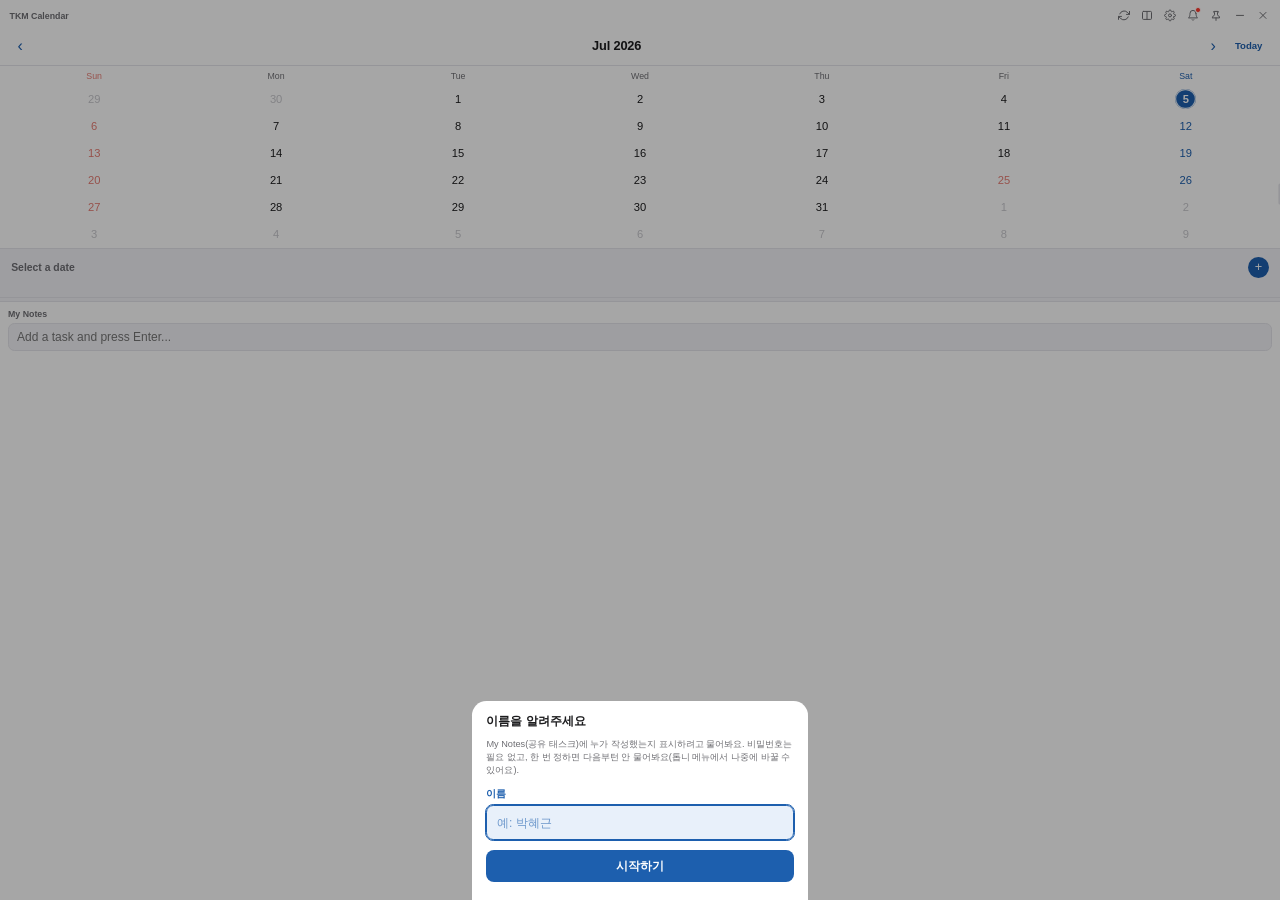
<file: index.html>
<!DOCTYPE html>
<html lang="en">
<head>
<meta charset="UTF-8">
<meta name="viewport" content="width=device-width, initial-scale=1.0">
<title>TKM Calendar</title>
<link rel="stylesheet" href="style.css">
</head>
<body>
  <div id="app">
    <div class="title-bar">
      <span class="title-label">TKM Calendar</span>
      <div class="title-actions">
        <button class="icon-btn" id="refreshBtn" aria-label="Refresh">
          <svg width="16" height="16" viewBox="0 0 24 24" fill="none" stroke="currentColor" stroke-width="2" stroke-linecap="round" stroke-linejoin="round"><path d="M23 4v6h-6"></path><path d="M1 20v-6h6"></path><path d="M3.51 9a9 9 0 0 1 14.85-3.36L23 10M1 14l4.64 4.36A9 9 0 0 0 20.49 15"></path></svg>
        </button>
        <button class="icon-btn" id="diaryModeBtn" aria-label="Diary mode" title="Diary mode">
          <svg width="16" height="16" viewBox="0 0 24 24" fill="none" stroke="currentColor" stroke-width="2" stroke-linecap="round" stroke-linejoin="round"><rect x="3" y="4" width="18" height="16" rx="2"></rect><line x1="12" y1="4" x2="12" y2="20"></line></svg>
        </button>
        <button class="icon-btn" id="gearBtn" aria-label="Settings">
          <svg width="16" height="16" viewBox="0 0 24 24" fill="none" stroke="currentColor" stroke-width="2" stroke-linecap="round" stroke-linejoin="round"><circle cx="12" cy="12" r="3"></circle><path d="M19.4 15a1.65 1.65 0 0 0 .33 1.82l.06.06a2 2 0 1 1-2.83 2.83l-.06-.06a1.65 1.65 0 0 0-1.82-.33 1.65 1.65 0 0 0-1 1.51V21a2 2 0 0 1-4 0v-.09A1.65 1.65 0 0 0 9 19.4a1.65 1.65 0 0 0-1.82.33l-.06.06a2 2 0 1 1-2.83-2.83l.06-.06a1.65 1.65 0 0 0 .33-1.82 1.65 1.65 0 0 0-1.51-1H3a2 2 0 0 1 0-4h.09A1.65 1.65 0 0 0 4.6 9a1.65 1.65 0 0 0-.33-1.82l-.06-.06a2 2 0 1 1 2.83-2.83l.06.06a1.65 1.65 0 0 0 1.82.33H9a1.65 1.65 0 0 0 1-1.51V3a2 2 0 0 1 4 0v.09a1.65 1.65 0 0 0 1 1.51 1.65 1.65 0 0 0 1.82-.33l.06-.06a2 2 0 1 1 2.83 2.83l-.06.06a1.65 1.65 0 0 0-.33 1.82V9a1.65 1.65 0 0 0 1.51 1H21a2 2 0 0 1 0 4h-.09a1.65 1.65 0 0 0-1.51 1z"></path></svg>
        </button>
        <button class="icon-btn" id="updatesBtn" aria-label="What's new">
          <svg width="16" height="16" viewBox="0 0 24 24" fill="none" stroke="currentColor" stroke-width="2" stroke-linecap="round" stroke-linejoin="round"><path d="M18 8A6 6 0 0 0 6 8c0 7-3 9-3 9h18s-3-2-3-9"></path><path d="M13.73 21a2 2 0 0 1-3.46 0"></path></svg>
          <span class="badge-dot" id="updatesBadge" hidden></span>
        </button>
        <button class="icon-btn" id="pinBtn" aria-label="Always on top">
          <svg width="16" height="16" viewBox="0 0 24 24" fill="none" stroke="currentColor" stroke-width="2" stroke-linecap="round" stroke-linejoin="round"><line x1="12" y1="17" x2="12" y2="22"></line><path d="M5 17h14v-1.76a2 2 0 0 0-1.11-1.79l-1.78-.9A2 2 0 0 1 15 10.76V6h1a1 1 0 0 0 0-2H8a1 1 0 0 0 0 2h1v4.76a2 2 0 0 1-1.11 1.79l-1.78.9A2 2 0 0 0 5 15.24Z"></path></svg>
        </button>
        <button class="icon-btn" id="minimizeBtn" aria-label="Minimize">
          <svg width="16" height="16" viewBox="0 0 24 24" fill="none" stroke="currentColor" stroke-width="2" stroke-linecap="round"><line x1="5" y1="12" x2="19" y2="12"></line></svg>
        </button>
        <button class="icon-btn" id="closeBtn" aria-label="Close">
          <svg width="16" height="16" viewBox="0 0 24 24" fill="none" stroke="currentColor" stroke-width="2" stroke-linecap="round"><line x1="18" y1="6" x2="6" y2="18"></line><line x1="6" y1="6" x2="18" y2="18"></line></svg>
        </button>
      </div>
      <span class="collapsed-badge-dot" id="collapsedBadge" hidden></span>
    </div>

    <div class="app-body" id="appBody">
      <div class="cal-col" id="calCol">
        <header class="topbar">
          <button class="nav-btn" id="prevMonth" aria-label="Previous month">‹</button>
          <h1 class="month-title" id="monthTitle">Jul 2026</h1>
          <button class="nav-btn" id="nextMonth" aria-label="Next month">›</button>
          <button class="today-btn" id="todayBtn">Today</button>
        </header>

        <div class="weekday-row">
          <span class="wd sun">Sun</span><span class="wd">Mon</span><span class="wd">Tue</span>
          <span class="wd">Wed</span><span class="wd">Thu</span><span class="wd">Fri</span><span class="wd sat">Sat</span>
        </div>

        <div class="grid" id="grid"></div>

        <button class="day-panel-toggle" id="dayPanelToggle" hidden>Show list ▾</button>

        <div id="widgetListSlot">
          <section class="day-panel" id="dayPanel">
            <div class="day-panel-header">
              <span id="selectedDateLabel">Select a date</span>
              <button class="add-btn" id="openAdd" aria-label="Add event">+</button>
            </div>
            <ul class="event-list" id="eventList"></ul>
          </section>

          <div class="section-divider-thick" id="listDivider"></div>

          <section class="personal-todo" id="personalTodo">
            <div class="personal-todo-header">My Notes</div>
            <div class="todo-compose-row">
              <input type="text" id="todoInput" class="todo-input" placeholder="Add a task and press Enter...">
            </div>
            <ul class="todo-list" id="todoList"></ul>
          </section>
        </div>
      </div>

      <div class="diary-divider" id="diaryDivider" title="드래그해서 폭 조절"></div>

      <div class="diary-col" id="diaryCol">
        <div id="diaryListSlot"></div>
      </div>
    </div>
  </div>

  <div class="hover-tip" id="hoverTip"></div>

  <div class="toast-stack" id="toastStack"></div>
  <div class="toast-stack toast-stack-top" id="toastStackTop"></div>

  <div class="popover-backdrop" id="popoverBackdrop"></div>
  <div class="popover" id="settingsPopover">
    <div class="popover-label">View</div>
    <button class="popover-item" data-view="simple">Simple</button>
    <button class="popover-item" data-view="max">Max</button>
    <div class="popover-divider"></div>
    <div class="popover-label">Theme</div>
    <button class="popover-item" data-theme="light">Light</button>
    <button class="popover-item" data-theme="dark">Dark</button>
    <button class="popover-item" data-theme="tack">Tack Style</button>
    <div class="popover-divider"></div>
    <button class="popover-item" id="openRecurringMgmt">Manage Recurring</button>
    <div class="popover-divider"></div>
    <button class="popover-item" id="autoLaunchBtn">Start with Windows</button>
    <div class="popover-divider"></div>
    <div class="popover-label" id="updateStatus"></div>
    <div class="popover-divider"></div>
    <button class="popover-item" id="openIcsSettings">Personal Calendar (ICS)</button>
    <div class="popover-divider"></div>
    <button class="popover-item" id="editUserNameBtn">내 이름 바꾸기</button>
    <!-- 관리자(박혜근)에게만 노출 — init()에서 hidden 해제 -->
    <button class="popover-item" id="manageMembersBtn" hidden>회원 관리</button>
  </div>

  <!-- 최근 업데이트 소식 (종 아이콘) -->
  <div class="popover-backdrop" id="updatesBackdrop"></div>
  <div class="popover popover-updates" id="updatesPopover">
    <div class="popover-label">What's New</div>
    <ul class="updates-list" id="updatesList"></ul>
  </div>

  <!-- 최초 실행 시 이름 입력 (공유 태스크 작성자 표시용, 비밀번호 없음, 이후 안 물어봄 —
       설정 메뉴에서 "내 이름 바꾸기"로 다시 열면 닫기 버튼이 생기고 그 땐 취소 가능) -->
  <div class="modal-backdrop" id="nameBackdrop">
    <div class="modal">
      <div class="modal-header">
        <h2>이름을 알려주세요</h2>
        <button class="close-btn" id="closeNameModal" aria-label="Close" hidden>×</button>
      </div>
      <p class="hint info" style="margin: 0 0 12px;">
        My Notes(공유 태스크)에 누가 작성했는지 표시하려고 물어봐요. 비밀번호는 필요 없고,
        한 번 정하면 다음부턴 안 물어봐요(톱니 메뉴에서 나중에 바꿀 수 있어요).
      </p>
      <label class="field field-primary">
        <span>이름</span>
        <input type="text" id="fUserName" placeholder="예: 박혜근">
      </label>
      <div class="modal-actions">
        <button class="btn-primary" id="saveUserName">시작하기</button>
      </div>
    </div>
  </div>

  <!-- 회원 관리(관리자 전용 — 이름 변경/삭제) -->
  <div class="modal-backdrop" id="membersBackdrop">
    <div class="modal">
      <div class="modal-header">
        <h2>회원 관리</h2>
        <button class="close-btn" id="closeMembersModal" aria-label="Close">×</button>
      </div>
      <ul class="member-mgmt-list" id="memberMgmtList"></ul>
    </div>
  </div>

  <!-- 태스크 공유 대상 선택(노트 옆 ↗ 버튼으로 열림) — 목록에서 고르기만 해선 안 바뀌고,
       "공유하기"를 눌러야 확정됨(기본 선택값도 없어서 잘못 눌러 전체공유되는 실수를 막음) -->
  <div class="modal-backdrop" id="shareBackdrop">
    <div class="modal">
      <div class="modal-header">
        <h2>공유할 사람 선택</h2>
        <button class="close-btn" id="closeShareModal" aria-label="Close">×</button>
      </div>
      <p class="hint info" id="shareCurrentHint" style="margin: 0 0 10px;"></p>
      <ul class="share-list" id="shareList"></ul>
      <div class="modal-actions">
        <button class="btn-primary" id="confirmShareBtn" disabled>공유하기</button>
      </div>
    </div>
  </div>

  <!-- 개인 ICS 캘린더 연동 -->
  <div class="modal-backdrop" id="icsBackdrop">
    <div class="modal">
      <div class="modal-header">
        <h2>Personal Calendar (ICS)</h2>
        <button class="close-btn" id="closeIcs" aria-label="Close">×</button>
      </div>
      <p class="hint info" style="margin: 0 0 12px;">
        본인의 개인 캘린더(구글·아웃룩·아이클라우드 등)의 ICS 구독 주소를 넣으면, 그 일정이 이 컴퓨터에서만
        보이는 Personal 일정으로 같이 표시됩니다. 팀 캘린더에는 전혀 영향 없어요.
      </p>
      <label class="field">
        <span>ICS 주소</span>
        <input type="text" id="fIcsUrl" placeholder="https://.../basic.ics">
      </label>
      <div class="modal-actions">
        <button class="btn-primary" id="saveIcsUrl">저장하고 지금 동기화</button>
      </div>
      <p class="hint" id="icsHint"></p>
    </div>
  </div>

  <!-- Recurring event management -->
  <div class="modal-backdrop" id="recurringBackdrop">
    <div class="modal">
      <div class="modal-header">
        <h2>Recurring Events</h2>
        <button class="close-btn" id="closeRecurring" aria-label="Close">×</button>
      </div>
      <ul class="event-list" id="recurringList"></ul>
    </div>
  </div>

  <!-- Add / edit event -->
  <div class="modal-backdrop" id="modalBackdrop">
    <div class="modal">
      <div class="modal-header">
        <h2 id="modalTitle">Add Event</h2>
        <button class="close-btn" id="closeModal" aria-label="Close">×</button>
      </div>

      <div class="scope-toggle" id="scopeToggle">
        <button type="button" class="scope-btn active" data-scope="personal">Personal</button>
        <button type="button" class="scope-btn" data-scope="team">Team Post</button>
      </div>

      <label class="field field-primary">
        <span>Title</span>
        <input type="text" id="fTitle" placeholder="Task description">
      </label>

      <label class="field">
        <span>Send To</span>
        <div class="send-to-wrap">
          <button type="button" class="btn-field-action" id="openSendTo">선택 안 함</button>
          <!-- 별도 모달이 아니라 이 자리에서 바로 펼쳐지는 드롭다운 — 일정 등록 모달 위에 모달을
               또 띄우면 뒤로 숨거나 배경 클릭 처리가 서로 꼬이는 문제가 있어서(실측으로 확인)
               같은 모달 안에서 위치만 잡는 방식으로 바꿈 -->
          <ul class="send-to-dropdown" id="sendToDropdown" hidden></ul>
        </div>
      </label>

      <label class="field">
        <span>Date</span>
        <input type="date" id="fDate">
      </label>

      <label class="field">
        <span>Time (optional — leave blank for all day)</span>
        <input type="time" id="fTime">
      </label>

      <label class="field">
        <span>Category</span>
        <div class="cat-chips" id="catChips"></div>
      </label>

      <label class="field" id="repeatRow">
        <span>Repeat</span>
        <select id="fRepeat">
          <option value="none">None</option>
          <option value="weekly">Weekly</option>
          <option value="biweekly">Biweekly</option>
          <option value="custom">Every N days</option>
        </select>
      </label>

      <div class="field" id="biweeklyRow" hidden>
        <span>Repeat on</span>
        <div class="weekday-picker" id="weekdayPicker">
          <button type="button" data-day="SU">Su</button>
          <button type="button" data-day="MO">Mo</button>
          <button type="button" data-day="TU">Tu</button>
          <button type="button" data-day="WE">We</button>
          <button type="button" data-day="TH">Th</button>
          <button type="button" data-day="FR">Fr</button>
          <button type="button" data-day="SA">Sa</button>
        </div>
      </div>

      <label class="field" id="customRow" hidden>
        <span>Every N days</span>
        <input type="number" id="fIntervalDays" min="1" value="3">
      </label>

      <label class="field" id="untilRow" hidden>
        <span>End date (optional, default 1 year)</span>
        <input type="date" id="fUntil">
      </label>

      <div class="modal-actions">
        <button class="btn-primary" id="saveEvent">Save</button>
      </div>
      <p class="hint" id="formHint"></p>
    </div>
  </div>

  <script src="app.js"></script>
</body>
</html>
</file>
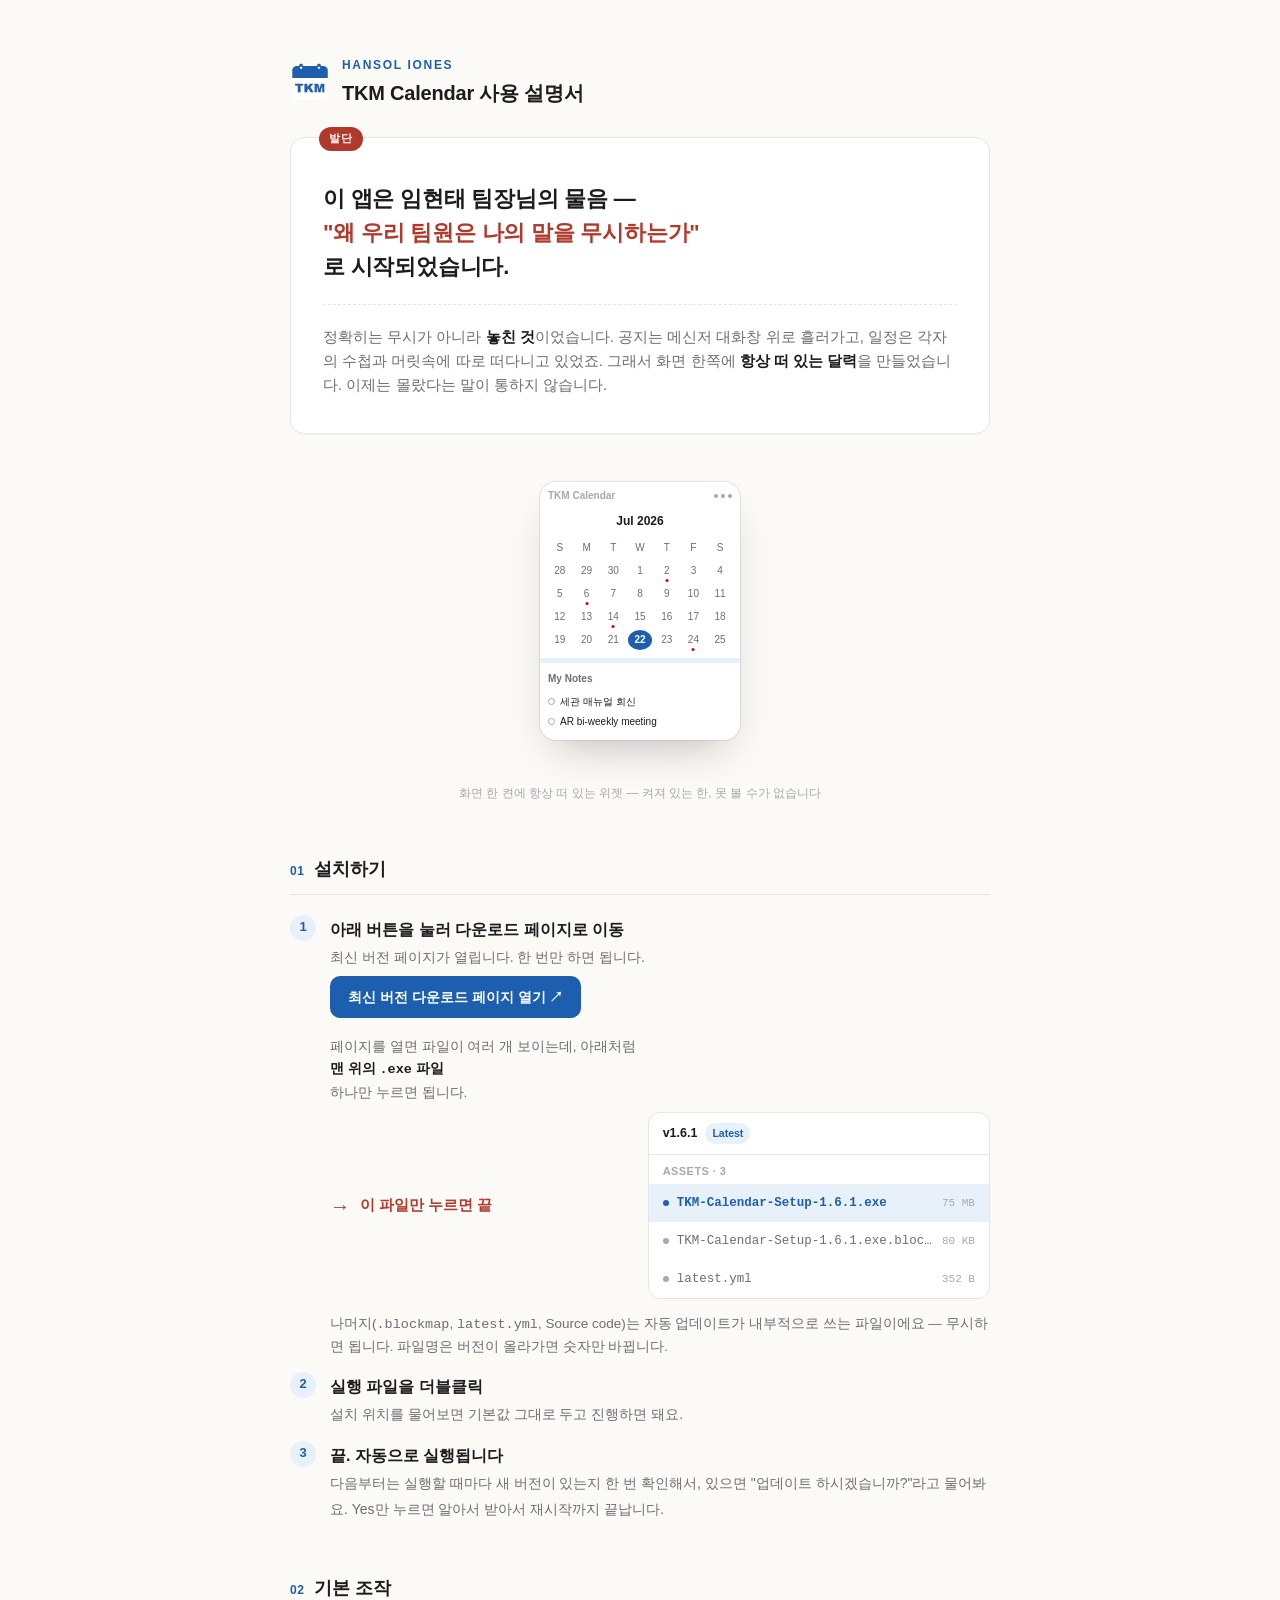
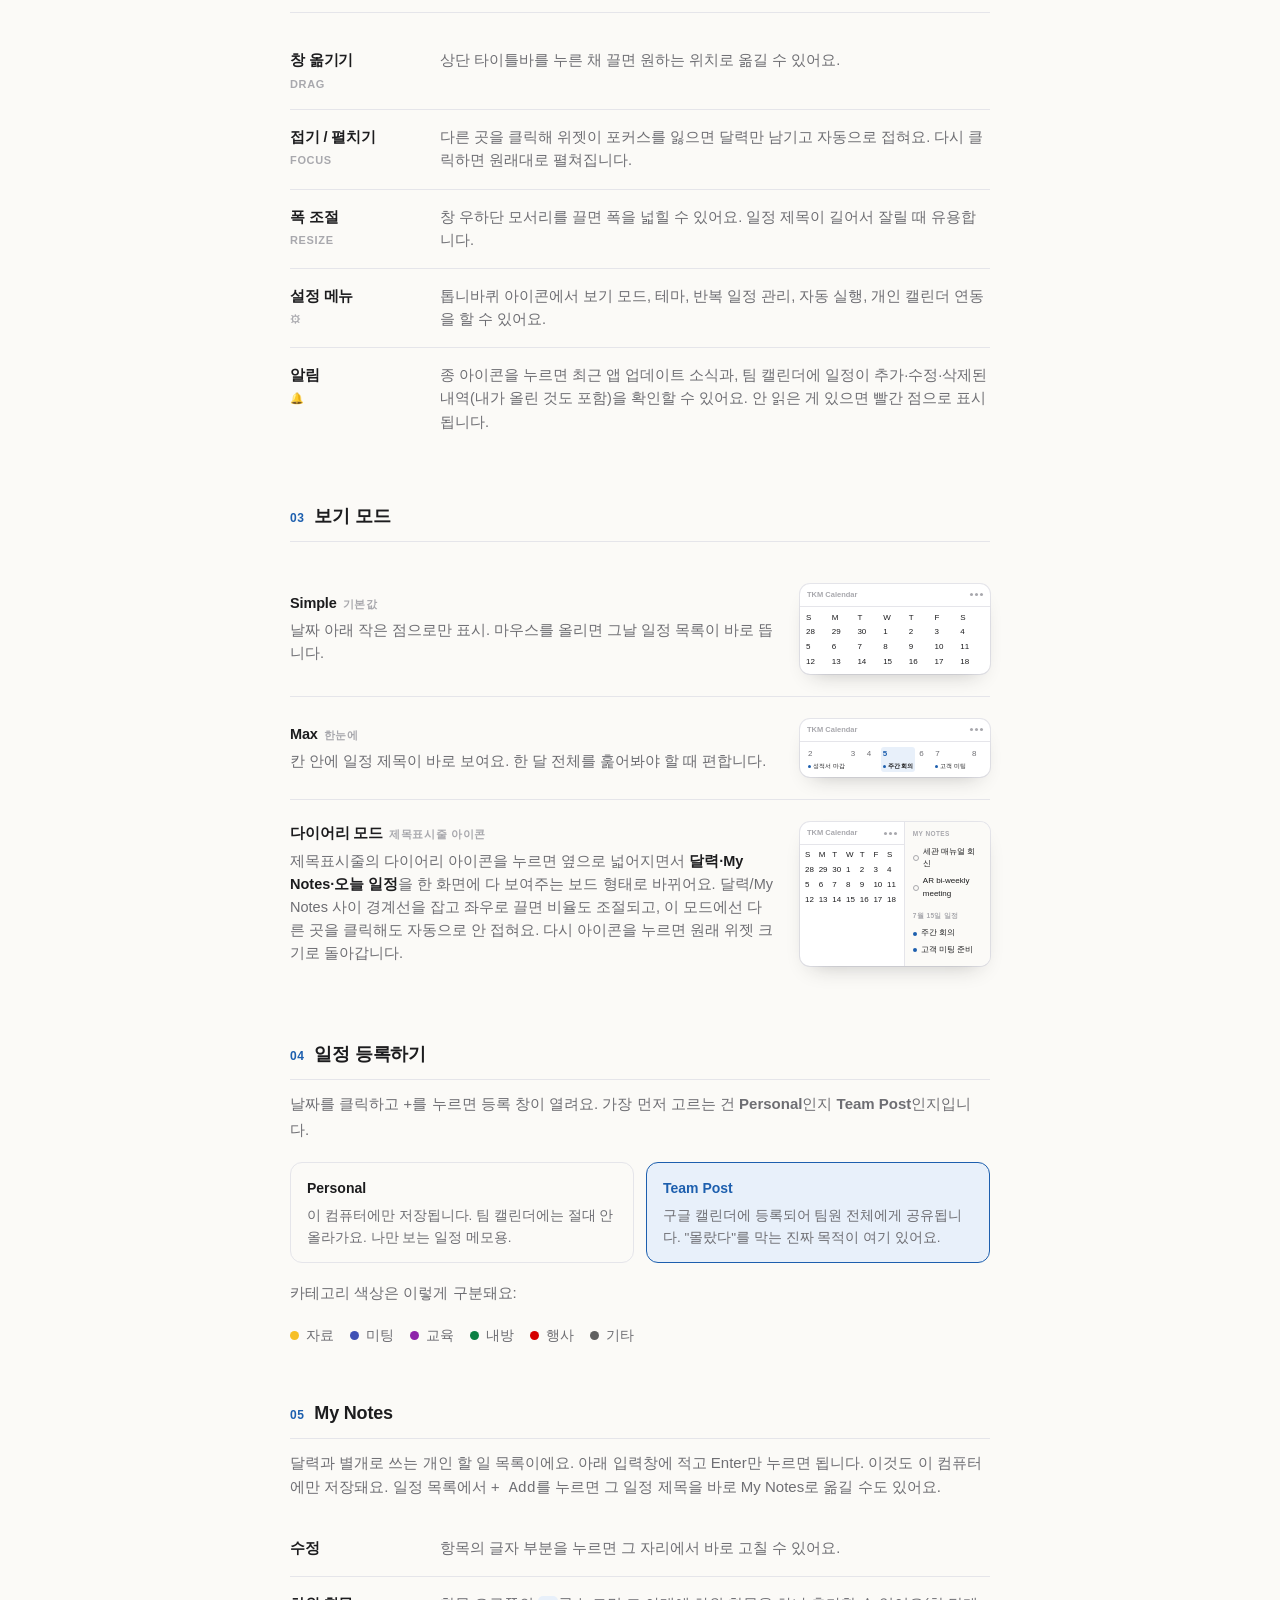
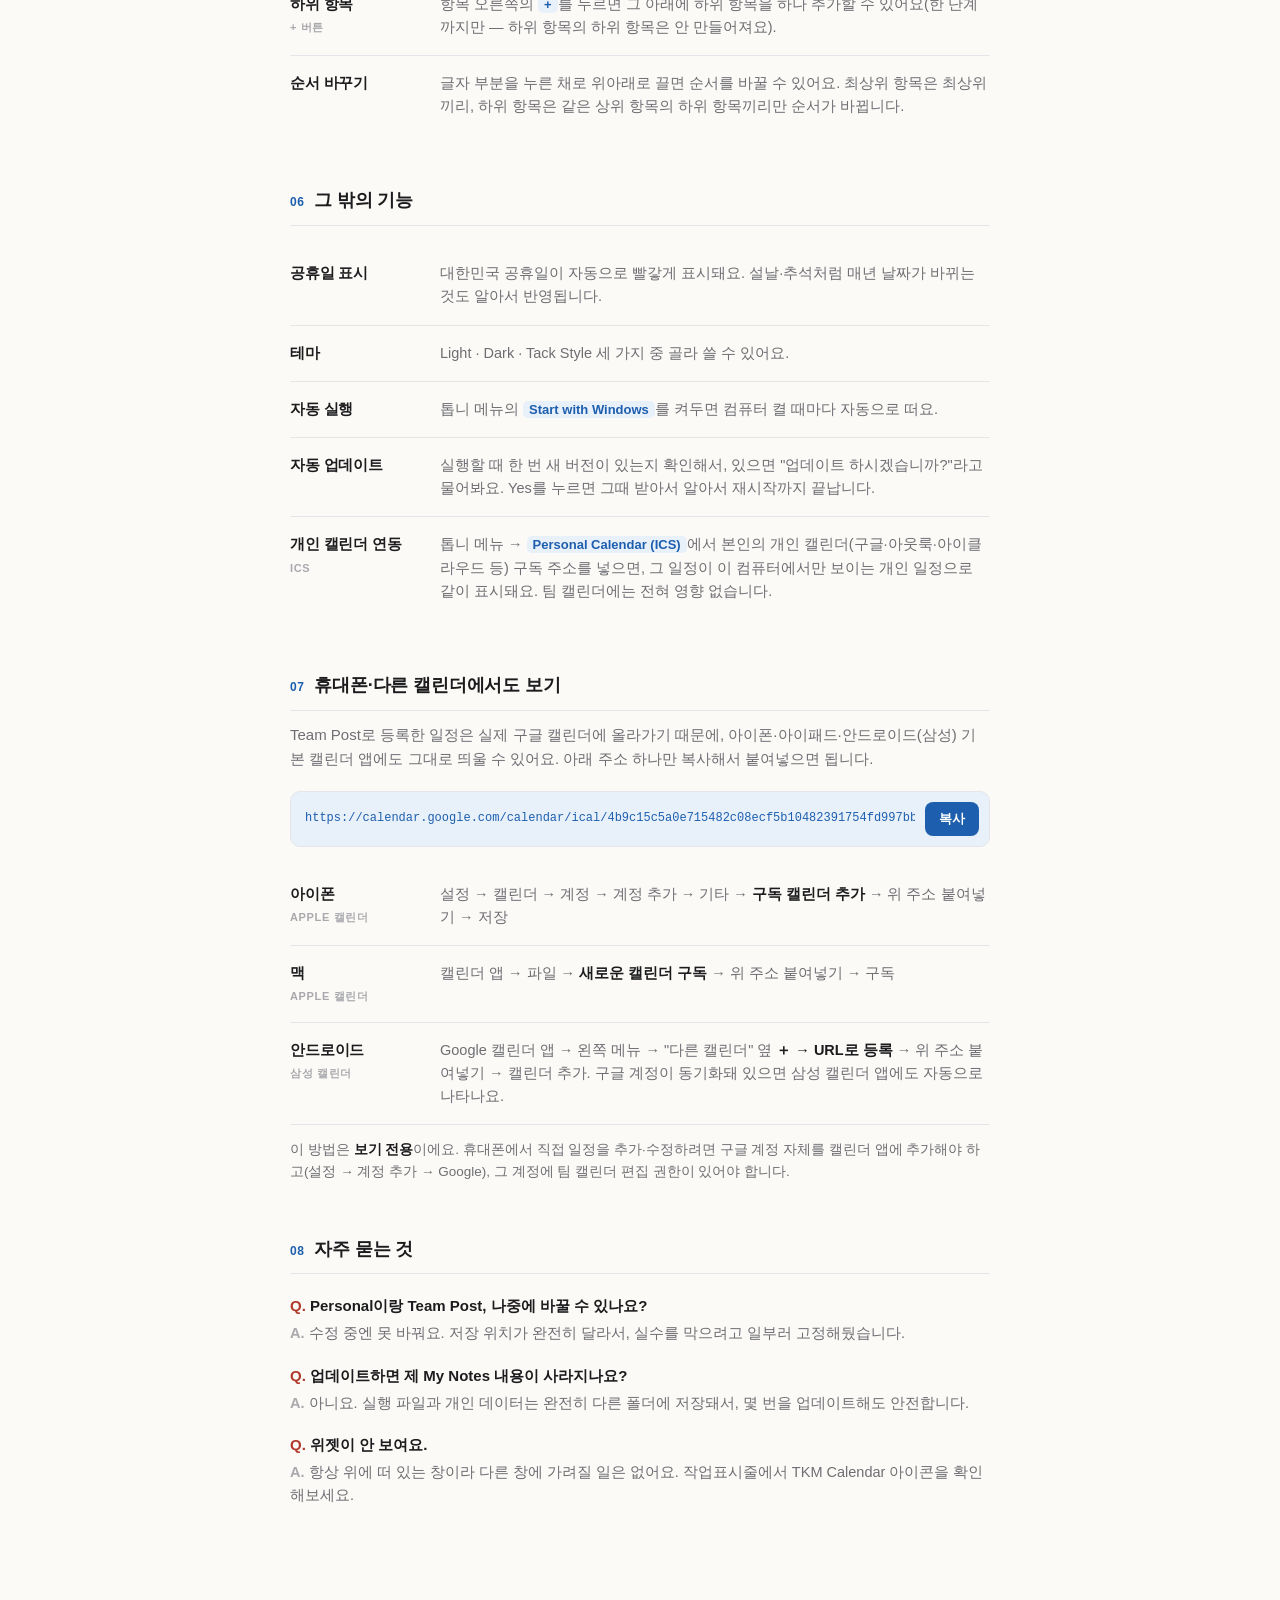
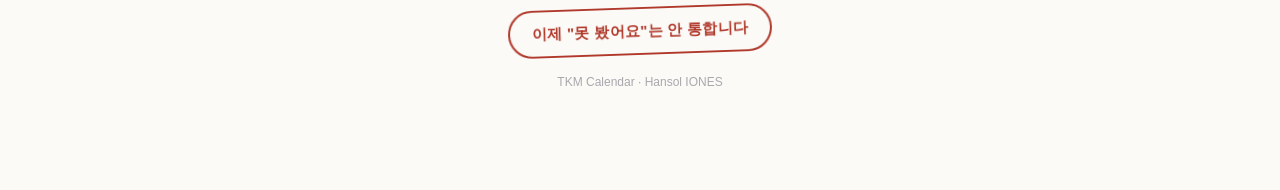
<file: guide.html>
<!DOCTYPE html>
<html lang="ko">
<head>
<meta charset="UTF-8">
<meta name="viewport" content="width=device-width, initial-scale=1.0">
<title>TKM Calendar 사용 설명서</title>
<style>
  /* 이 문서는 라이트 테마로만 고정합니다(다크 배경 금지 — 팀 표준). */
  :root {
    --paper: #fbfaf7;
    --card: #ffffff;
    --ink: #1c1c1e;
    --ink-soft: #6e6e73;
    --ink-faint: #a8a8ad;
    --line: #e5e5ea;
    --accent: #1d5fae;
    --accent-soft: #e8f0fa;
    --stamp: #b0392b;
    --stamp-soft: #f7e9e6;
    --radius: 14px;
  }

  * { box-sizing: border-box; }

  html, body {
    background: var(--paper);
    color: var(--ink);
    margin: 0;
    overflow-x: hidden;
  }

  body {
    font-family: "Pretendard Variable", Pretendard, "Apple SD Gothic Neo", "Malgun Gothic", -apple-system,
      BlinkMacSystemFont, sans-serif;
    line-height: 1.6;
    -webkit-font-smoothing: antialiased;
    padding: 0 20px 96px;
  }

  .page {
    max-width: 700px;
    margin: 0 auto;
  }

  /* ── 상단 마크 ───────────────────────────── */
  .masthead {
    display: flex;
    align-items: center;
    gap: 12px;
    padding: 56px 0 28px;
  }
  .masthead img { width: 40px; height: 40px; flex-shrink: 0; }
  .masthead-text .eyebrow {
    font-size: 12px;
    font-weight: 700;
    letter-spacing: 0.14em;
    color: var(--accent);
    text-transform: uppercase;
  }
  .masthead-text h1 {
    margin: 2px 0 0;
    font-size: 20px;
    font-weight: 800;
    letter-spacing: -0.01em;
  }

  /* ── 메모 인용구 ───────────────────────────── */
  .memo {
    position: relative;
    background: var(--card);
    border: 1px solid var(--line);
    border-radius: var(--radius);
    padding: 36px 32px;
    margin-bottom: 8px;
    box-shadow: 0 1px 2px rgba(28, 28, 30, 0.03);
  }
  .memo::before {
    content: "발단";
    position: absolute;
    top: -11px;
    left: 28px;
    background: var(--stamp);
    color: #fff;
    font-size: 11px;
    font-weight: 700;
    letter-spacing: 0.08em;
    padding: 3px 10px;
    border-radius: 999px;
  }
  .memo blockquote {
    margin: 8px 0 0;
    font-size: 22px;
    font-weight: 700;
    line-height: 1.55;
    letter-spacing: -0.01em;
    text-wrap: balance;
  }
  .memo blockquote span { color: var(--stamp); }
  .memo .bridge {
    margin: 20px 0 0;
    padding-top: 20px;
    border-top: 1px dashed var(--line);
    color: var(--ink-soft);
    font-size: 15px;
  }
  .memo .bridge strong { color: var(--ink); font-weight: 700; }

  /* ── 위젯 미니어처 ───────────────────────────── */
  .mock-wrap {
    display: flex;
    justify-content: center;
    padding: 40px 0 32px;
  }
  .mock {
    width: 200px;
    border-radius: 16px;
    overflow: hidden;
    background: #fff;
    box-shadow: 0 20px 40px -16px rgba(28, 28, 30, 0.28), 0 0 0 1px var(--line);
    font-size: 10px;
  }
  .mock-bar {
    display: flex;
    align-items: center;
    justify-content: space-between;
    padding: 6px 8px;
    color: var(--ink-faint);
    font-weight: 600;
  }
  .mock-bar .dots { display: flex; gap: 3px; }
  .mock-bar .dots i { width: 4px; height: 4px; border-radius: 50%; background: var(--ink-faint); display: block; }
  .mock-month { text-align: center; font-weight: 800; font-size: 12px; padding: 2px 0 6px; }
  .mock-grid { display: grid; grid-template-columns: repeat(7, 1fr); gap: 3px; padding: 0 8px 8px; }
  .mock-grid span { text-align: center; padding: 2px 0; color: var(--ink-soft); position: relative; }
  .mock-grid span.today { background: var(--accent); color: #fff; border-radius: 50%; font-weight: 700; }
  .mock-grid span.dot::after {
    content: "";
    position: absolute; bottom: -1px; left: 50%; transform: translateX(-50%);
    width: 3px; height: 3px; border-radius: 50%; background: #d50000;
  }
  .mock-divider { height: 5px; background: var(--accent-soft); }
  .mock-notes { padding: 8px; }
  .mock-notes .h { font-weight: 700; color: var(--ink-soft); margin-bottom: 5px; }
  .mock-notes .row { display: flex; align-items: center; gap: 5px; padding: 2px 0; color: var(--ink); }
  .mock-notes .row i { width: 7px; height: 7px; border-radius: 50%; border: 1.3px solid var(--ink-faint); display: block; flex-shrink: 0; }
  .mock-caption { text-align: center; font-size: 12px; color: var(--ink-faint); margin-top: 12px; }

  /* ── 모드 소개(Simple/Max/다이어리) — 텍스트 옆에 캡처 느낌 미니 스크린샷 ───────────────────────────── */
  .mode-row {
    display: grid;
    grid-template-columns: 1fr 190px;
    gap: 24px;
    align-items: center;
    padding: 22px 0;
    border-bottom: 1px solid var(--line);
  }
  .mode-row:last-child { border-bottom: none; }
  .mode-row .label { font-weight: 800; font-size: 14.5px; letter-spacing: -0.01em; margin-bottom: 4px; }
  .mode-row .label small {
    display: inline-block; margin-left: 6px; font-weight: 600; color: var(--ink-faint);
    font-size: 11px; letter-spacing: 0.06em; text-transform: uppercase;
  }
  .mode-row .desc { font-size: 14.5px; color: var(--ink-soft); }
  .mode-row .desc b { color: var(--ink); font-weight: 700; }
  .mode-shot {
    border-radius: 10px;
    overflow: hidden;
    background: #fff;
    box-shadow: 0 10px 22px -12px rgba(28, 28, 30, 0.3), 0 0 0 1px var(--line);
    font-size: 8px;
  }
  .mode-shot-bar {
    display: flex; align-items: center; justify-content: space-between;
    padding: 5px 7px; color: var(--ink-faint); font-weight: 700; font-size: 7.5px;
    border-bottom: 1px solid var(--line);
  }
  .mode-shot-bar .dots { display: flex; gap: 2px; }
  .mode-shot-bar .dots i { width: 3px; height: 3px; border-radius: 50%; background: var(--ink-faint); display: block; }

  /* Simple / Max 공통 그리드 뼈대 */
  .mode-grid { display: grid; grid-template-columns: repeat(7, 1fr); gap: 2px; padding: 5px 6px; }
  .mode-grid .d { text-align: center; color: var(--ink-soft); position: relative; padding: 2px 0; }
  .mode-grid .d.today { background: var(--accent); color: #fff; border-radius: 50%; font-weight: 700; }
  .mode-grid .d.dot::after {
    content: ""; position: absolute; bottom: 0; left: 50%; transform: translateX(-50%);
    width: 3px; height: 3px; border-radius: 50%; background: #d50000;
  }
  /* Max 모드는 칸이 커지고 안에 제목 칩이 들어감 */
  .mode-grid.mode-grid--max .d {
    min-height: 20px; border-radius: 3px; text-align: left; padding: 1px 2px;
    display: flex; flex-direction: column; gap: 1px;
  }
  .mode-grid.mode-grid--max .d.today { color: var(--accent); background: var(--accent-soft); }
  .mode-grid.mode-grid--max .chip {
    display: flex; align-items: center; gap: 2px; font-size: 6px; color: var(--ink);
    white-space: nowrap; overflow: hidden;
  }
  .mode-grid.mode-grid--max .chip i { width: 3px; height: 3px; border-radius: 50%; background: var(--accent); flex-shrink: 0; }
  .mode-grid.mode-grid--max .chip span { overflow: hidden; text-overflow: ellipsis; }

  /* 다이어리 모드 — 달력(좁게) + My Notes/일정(오른쪽) 두 칸 구성 */
  .mode-shot--diary { display: flex; width: 100%; }
  .mode-shot--diary .diary-cal { flex: 3; min-width: 0; }
  .mode-shot--diary .diary-cal .mode-grid { grid-template-columns: repeat(7, 1fr); padding: 4px 5px; }
  .mode-shot--diary .diary-side {
    flex: 2; min-width: 0; border-left: 1px solid var(--line); padding: 7px 8px; background: var(--paper);
  }
  .mode-shot--diary .diary-side h4 {
    margin: 0 0 4px; font-size: 6.5px; font-weight: 800; color: var(--ink-faint);
    letter-spacing: 0.06em; text-transform: uppercase;
  }
  .mode-shot--diary .diary-side h4:not(:first-child) { margin-top: 8px; }
  .mode-shot--diary .diary-row { display: flex; align-items: center; gap: 4px; padding: 2px 0; color: var(--ink); }
  .mode-shot--diary .diary-row i { width: 6px; height: 6px; border-radius: 3px; border: 1px solid var(--ink-faint); flex-shrink: 0; display: block; }
  .mode-shot--diary .diary-row.ev i { border-radius: 50%; border: none; background: var(--accent); width: 4px; height: 4px; }

  @media (max-width: 620px) {
    .mode-row { grid-template-columns: 1fr; }
    .mode-shot, .mode-shot--diary { max-width: 260px; margin: 0 auto; }
  }

  /* ── 섹션 공통 ───────────────────────────── */
  section { margin-top: 52px; }
  .section-head {
    display: flex;
    align-items: baseline;
    gap: 10px;
    border-bottom: 1px solid var(--line);
    padding-bottom: 10px;
    margin-bottom: 20px;
  }
  .section-head .no {
    font-size: 12px;
    font-weight: 700;
    color: var(--accent);
    font-variant-numeric: tabular-nums;
    letter-spacing: 0.04em;
  }
  .section-head h2 { margin: 0; font-size: 18px; font-weight: 800; letter-spacing: -0.01em; }
  section > p.lead { color: var(--ink-soft); margin: -8px 0 20px; font-size: 15px; }

  /* 설치 스텝 */
  .steps { list-style: none; margin: 0; padding: 0; display: flex; flex-direction: column; gap: 14px; }
  .steps li { display: flex; gap: 14px; align-items: flex-start; }
  .steps .num {
    flex-shrink: 0;
    width: 26px; height: 26px;
    border-radius: 50%;
    background: var(--accent-soft);
    color: var(--accent);
    font-weight: 800;
    font-size: 13px;
    display: flex; align-items: center; justify-content: center;
    font-variant-numeric: tabular-nums;
  }
  .steps .body { padding-top: 2px; }
  .steps .body b { display: block; margin-bottom: 2px; }
  .steps .body span.muted { color: var(--ink-soft); font-size: 14px; }

  .btn-dl {
    display: inline-flex;
    align-items: center;
    gap: 8px;
    margin-top: 6px;
    background: var(--accent);
    color: #fff;
    text-decoration: none;
    font-weight: 700;
    font-size: 14px;
    padding: 10px 18px;
    border-radius: 10px;
  }
  .btn-dl:hover { filter: brightness(1.08); }

  /* 다운로드 화면 안내(모형 — 실제 GitHub 화면을 그대로 옮긴 것은 아니고 어떤 걸 눌러야 하는지 보여주는 도식) */
  .dl-explain {
    display: grid;
    grid-template-columns: 1fr 1.15fr;
    gap: 20px;
    align-items: center;
    margin-top: 8px;
  }
  .gh-mock {
    border: 1px solid var(--line);
    border-radius: 12px;
    overflow: hidden;
    background: var(--card);
    font-size: 12.5px;
  }
  .gh-mock-top {
    display: flex;
    align-items: center;
    gap: 8px;
    padding: 10px 14px;
    border-bottom: 1px solid var(--line);
  }
  .gh-mock-tag {
    font-weight: 800;
    font-variant-numeric: tabular-nums;
  }
  .gh-mock-latest {
    font-size: 10.5px;
    font-weight: 700;
    color: var(--accent);
    background: var(--accent-soft);
    padding: 2px 7px;
    border-radius: 999px;
  }
  .gh-mock-assets-label {
    padding: 8px 14px 4px;
    color: var(--ink-faint);
    font-weight: 700;
    font-size: 11px;
    letter-spacing: 0.04em;
    text-transform: uppercase;
  }
  .gh-mock-asset {
    display: flex;
    align-items: center;
    gap: 8px;
    padding: 9px 14px;
    font-family: ui-monospace, "SF Mono", Menlo, Consolas, monospace;
  }
  .gh-mock-asset .gh-dot { width: 6px; height: 6px; border-radius: 50%; flex-shrink: 0; background: var(--ink-faint); }
  .gh-mock-asset .gh-name { flex: 1; color: var(--ink-soft); overflow: hidden; text-overflow: ellipsis; white-space: nowrap; }
  .gh-mock-asset .gh-size { color: var(--ink-faint); font-size: 11px; flex-shrink: 0; }
  .gh-mock-asset--hit { background: var(--accent-soft); position: relative; }
  .gh-mock-asset--hit .gh-dot { background: var(--accent); }
  .gh-mock-asset--hit .gh-name { color: var(--accent); font-weight: 800; }
  .dl-callout {
    display: flex;
    align-items: center;
    gap: 10px;
    font-weight: 800;
    font-size: 14.5px;
    color: var(--stamp);
  }
  .dl-callout .arrow { font-size: 20px; }
  .dl-note { margin: 14px 0 0; font-size: 13.5px; color: var(--ink-soft); }
  .dl-note b { color: var(--ink); }

  @media (max-width: 620px) {
    .dl-explain { grid-template-columns: 1fr; }
  }

  /* 캘린더 구독 주소 복사 상자 */
  .url-box {
    display: flex;
    align-items: center;
    gap: 10px;
    background: var(--accent-soft);
    border: 1px solid var(--line);
    border-radius: 10px;
    padding: 10px 10px 10px 14px;
    margin: 4px 0 20px;
  }
  .url-text {
    flex: 1;
    min-width: 0;
    font-family: ui-monospace, "SF Mono", Menlo, Consolas, monospace;
    font-size: 12px;
    color: var(--accent);
    overflow-x: auto;
    white-space: nowrap;
    scrollbar-width: none;
  }
  .url-text::-webkit-scrollbar { display: none; }
  .url-copy {
    flex-shrink: 0;
    border: none;
    background: var(--accent);
    color: #fff;
    font-weight: 700;
    font-size: 13px;
    padding: 8px 14px;
    border-radius: 8px;
    cursor: pointer;
    font-family: inherit;
  }
  .url-copy:hover { filter: brightness(1.08); }
  .url-copy:focus-visible { outline: 2px solid var(--ink); outline-offset: 2px; }

  /* 기능 목록 행 */
  .feat-list { display: flex; flex-direction: column; }
  .feat {
    display: grid;
    grid-template-columns: 132px 1fr;
    gap: 18px;
    padding: 16px 0;
    border-bottom: 1px solid var(--line);
  }
  .feat:last-child { border-bottom: none; }
  .feat .label {
    font-weight: 800;
    font-size: 14.5px;
    letter-spacing: -0.01em;
  }
  .feat .label small {
    display: block;
    font-weight: 600;
    color: var(--ink-faint);
    font-size: 11px;
    letter-spacing: 0.06em;
    text-transform: uppercase;
    margin-top: 3px;
  }
  .feat .desc { font-size: 14.5px; color: var(--ink-soft); }
  .feat .desc b { color: var(--ink); font-weight: 700; }
  .feat .desc code {
    background: var(--accent-soft);
    color: var(--accent);
    border-radius: 5px;
    padding: 1px 6px;
    font-size: 13px;
    font-family: inherit;
    font-weight: 700;
  }

  /* Personal / Team Post 대비 */
  .compare { display: grid; grid-template-columns: 1fr 1fr; gap: 12px; margin-top: 14px; }
  .compare .card {
    border: 1.5px solid var(--line);
    border-radius: 12px;
    padding: 14px 16px;
  }
  .compare .card.team { border-color: var(--accent); background: var(--accent-soft); }
  .compare .card h3 { margin: 0 0 6px; font-size: 14px; font-weight: 800; }
  .compare .card.team h3 { color: var(--accent); }
  .compare .card p { margin: 0; font-size: 13.5px; color: var(--ink-soft); }

  /* 카테고리 범례 */
  .legend { display: flex; flex-wrap: wrap; gap: 8px 16px; margin-top: 14px; }
  .legend .chip { display: flex; align-items: center; gap: 7px; font-size: 13.5px; color: var(--ink-soft); }
  .legend .chip i { width: 9px; height: 9px; border-radius: 50%; display: block; flex-shrink: 0; }

  /* FAQ */
  .faq { display: flex; flex-direction: column; gap: 18px; }
  .faq .q { font-weight: 700; font-size: 15px; margin-bottom: 4px; }
  .faq .q::before { content: "Q. "; color: var(--stamp); }
  .faq .a { color: var(--ink-soft); font-size: 14.5px; }
  .faq .a::before { content: "A. "; color: var(--ink-faint); font-weight: 700; }

  /* 닫는 도장 */
  .closing {
    margin-top: 64px;
    text-align: center;
    padding: 36px 20px 8px;
  }
  .closing .stamp-line {
    display: inline-block;
    border: 2px solid var(--stamp);
    color: var(--stamp);
    font-weight: 800;
    font-size: 15px;
    letter-spacing: 0.02em;
    padding: 10px 22px;
    border-radius: 999px;
    transform: rotate(-2deg);
  }
  .closing .meta { margin-top: 18px; font-size: 12px; color: var(--ink-faint); }

  @media (prefers-reduced-motion: no-preference) {
    .memo, .mock-wrap { animation: rise 0.5s ease both; }
    .mock-wrap { animation-delay: 0.08s; }
  }
  @keyframes rise { from { opacity: 0; transform: translateY(6px); } to { opacity: 1; transform: none; } }

  @media (max-width: 560px) {
    .feat { grid-template-columns: 1fr; gap: 4px; }
    .compare { grid-template-columns: 1fr; }
  }
</style>
</head>
<body>

<div class="page">

  <header class="masthead">
    <img src="[data-uri]" alt="">
    <div class="masthead-text">
      <div class="eyebrow">Hansol IONES</div>
      <h1>TKM Calendar 사용 설명서</h1>
    </div>
  </header>

  <div class="memo">
    <blockquote>
      이 앱은 임현태 팀장님의 물음 —<br>
      <span>"왜 우리 팀원은 나의 말을 무시하는가"</span><br>
      로 시작되었습니다.
    </blockquote>
    <p class="bridge">
      정확히는 무시가 아니라 <strong>놓친 것</strong>이었습니다. 공지는 메신저 대화창 위로 흘러가고,
      일정은 각자의 수첩과 머릿속에 따로 떠다니고 있었죠. 그래서 화면 한쪽에 <strong>항상 떠 있는 달력</strong>을
      만들었습니다. 이제는 몰랐다는 말이 통하지 않습니다.
    </p>
  </div>

  <div class="mock-wrap">
    <div class="mock">
      <div class="mock-bar">
        <span>TKM Calendar</span>
        <span class="dots"><i></i><i></i><i></i></span>
      </div>
      <div class="mock-month">Jul 2026</div>
      <div class="mock-grid">
        <span>S</span><span>M</span><span>T</span><span>W</span><span>T</span><span>F</span><span>S</span>
        <span>28</span><span>29</span><span>30</span><span>1</span><span class="dot">2</span><span>3</span><span>4</span>
        <span>5</span><span class="dot">6</span><span>7</span><span>8</span><span>9</span><span>10</span><span>11</span>
        <span>12</span><span>13</span><span class="dot">14</span><span>15</span><span>16</span><span>17</span><span>18</span>
        <span>19</span><span>20</span><span>21</span><span class="today">22</span><span>23</span><span class="dot">24</span><span>25</span>
      </div>
      <div class="mock-divider"></div>
      <div class="mock-notes">
        <div class="h">My Notes</div>
        <div class="row"><i></i> 세관 매뉴얼 회신</div>
        <div class="row"><i></i> AR bi-weekly meeting</div>
      </div>
    </div>
  </div>
  <p class="mock-caption">화면 한 켠에 항상 떠 있는 위젯 — 켜져 있는 한, 못 볼 수가 없습니다</p>

  <section id="install">
    <div class="section-head"><span class="no">01</span><h2>설치하기</h2></div>
    <ol class="steps">
      <li>
        <span class="num">1</span>
        <div class="body" style="width:100%;">
          <b>아래 버튼을 눌러 다운로드 페이지로 이동</b>
          <span class="muted">최신 버전 페이지가 열립니다. 한 번만 하면 됩니다.</span>
          <div><a class="btn-dl" href="https://github.com/hgpark27-alt/tkm-calendar/releases/latest" target="_blank" rel="noopener">최신 버전 다운로드 페이지 열기 ↗</a></div>

          <p class="dl-note" style="margin-top:18px;">페이지를 열면 파일이 여러 개 보이는데, 아래처럼 <b>맨 위의 <code>.exe</code> 파일</b> 하나만 누르면 됩니다.</p>
          <div class="dl-explain">
            <div class="dl-callout"><span class="arrow">→</span> 이 파일만 누르면 끝</div>
            <div class="gh-mock">
              <div class="gh-mock-top">
                <span class="gh-mock-tag">v1.6.1</span>
                <span class="gh-mock-latest">Latest</span>
              </div>
              <div class="gh-mock-assets-label">Assets · 3</div>
              <div class="gh-mock-asset gh-mock-asset--hit">
                <span class="gh-dot"></span>
                <span class="gh-name">TKM-Calendar-Setup-1.6.1.exe</span>
                <span class="gh-size">75 MB</span>
              </div>
              <div class="gh-mock-asset">
                <span class="gh-dot"></span>
                <span class="gh-name">TKM-Calendar-Setup-1.6.1.exe.blockmap</span>
                <span class="gh-size">80 KB</span>
              </div>
              <div class="gh-mock-asset">
                <span class="gh-dot"></span>
                <span class="gh-name">latest.yml</span>
                <span class="gh-size">352 B</span>
              </div>
            </div>
          </div>
          <p class="dl-note">나머지(<code>.blockmap</code>, <code>latest.yml</code>, Source code)는 자동 업데이트가 내부적으로 쓰는 파일이에요 — 무시하면 됩니다. 파일명은 버전이 올라가면 숫자만 바뀝니다.</p>
        </div>
      </li>
      <li>
        <span class="num">2</span>
        <div class="body">
          <b>실행 파일을 더블클릭</b>
          <span class="muted">설치 위치를 물어보면 기본값 그대로 두고 진행하면 돼요.</span>
        </div>
      </li>
      <li>
        <span class="num">3</span>
        <div class="body">
          <b>끝. 자동으로 실행됩니다</b>
          <span class="muted">다음부터는 실행할 때마다 새 버전이 있는지 한 번 확인해서, 있으면 "업데이트 하시겠습니까?"라고 물어봐요. Yes만 누르면 알아서 받아서 재시작까지 끝납니다.</span>
        </div>
      </li>
    </ol>
  </section>

  <section id="basics">
    <div class="section-head"><span class="no">02</span><h2>기본 조작</h2></div>
    <div class="feat-list">
      <div class="feat">
        <div class="label">창 옮기기<small>Drag</small></div>
        <div class="desc">상단 타이틀바를 누른 채 끌면 원하는 위치로 옮길 수 있어요.</div>
      </div>
      <div class="feat">
        <div class="label">접기 / 펼치기<small>Focus</small></div>
        <div class="desc">다른 곳을 클릭해 위젯이 포커스를 잃으면 달력만 남기고 자동으로 접혀요. 다시 클릭하면 원래대로 펼쳐집니다.</div>
      </div>
      <div class="feat">
        <div class="label">폭 조절<small>Resize</small></div>
        <div class="desc">창 우하단 모서리를 끌면 폭을 넓힐 수 있어요. 일정 제목이 길어서 잘릴 때 유용합니다.</div>
      </div>
      <div class="feat">
        <div class="label">설정 메뉴<small>⚙</small></div>
        <div class="desc">톱니바퀴 아이콘에서 보기 모드, 테마, 반복 일정 관리, 자동 실행, 개인 캘린더 연동을 할 수 있어요.</div>
      </div>
      <div class="feat">
        <div class="label">알림<small>🔔</small></div>
        <div class="desc">종 아이콘을 누르면 최근 앱 업데이트 소식과, 팀 캘린더에 일정이 추가·수정·삭제된 내역(내가 올린 것도 포함)을 확인할 수 있어요. 안 읽은 게 있으면 빨간 점으로 표시됩니다.</div>
      </div>
    </div>
  </section>

  <section id="views">
    <div class="section-head"><span class="no">03</span><h2>보기 모드</h2></div>

    <div class="mode-row">
      <div>
        <div class="label">Simple<small>기본값</small></div>
        <div class="desc">날짜 아래 작은 점으로만 표시. 마우스를 올리면 그날 일정 목록이 바로 뜹니다.</div>
      </div>
      <div class="mode-shot">
        <div class="mode-shot-bar"><span>TKM Calendar</span><span class="dots"><i></i><i></i><i></i></span></div>
        <div class="mode-grid">
          <span>S</span><span>M</span><span>T</span><span>W</span><span>T</span><span>F</span><span>S</span>
          <span>28</span><span>29</span><span>30</span><span>1</span><span class="dot">2</span><span>3</span><span>4</span>
          <span>5</span><span class="dot">6</span><span>7</span><span>8</span><span>9</span><span>10</span><span>11</span>
          <span>12</span><span>13</span><span class="dot">14</span><span class="today">15</span><span>16</span><span class="dot">17</span><span>18</span>
        </div>
      </div>
    </div>

    <div class="mode-row">
      <div>
        <div class="label">Max<small>한눈에</small></div>
        <div class="desc">칸 안에 일정 제목이 바로 보여요. 한 달 전체를 훑어봐야 할 때 편합니다.</div>
      </div>
      <div class="mode-shot">
        <div class="mode-shot-bar"><span>TKM Calendar</span><span class="dots"><i></i><i></i><i></i></span></div>
        <div class="mode-grid mode-grid--max">
          <div class="d">2<div class="chip"><i></i><span>성적서 마감</span></div></div>
          <div class="d">3</div>
          <div class="d">4</div>
          <div class="d today">5<div class="chip"><i></i><span>주간 회의</span></div></div>
          <div class="d">6</div>
          <div class="d">7<div class="chip"><i></i><span>고객 미팅</span></div></div>
          <div class="d">8</div>
        </div>
      </div>
    </div>

    <div class="mode-row">
      <div>
        <div class="label">다이어리 모드<small>제목표시줄 아이콘</small></div>
        <div class="desc">제목표시줄의 다이어리 아이콘을 누르면 옆으로 넓어지면서 <b>달력·My Notes·오늘 일정</b>을 한 화면에 다 보여주는 보드 형태로 바뀌어요. 달력/My Notes 사이 경계선을 잡고 좌우로 끌면 비율도 조절되고, 이 모드에선 다른 곳을 클릭해도 자동으로 안 접혀요. 다시 아이콘을 누르면 원래 위젯 크기로 돌아갑니다.</div>
      </div>
      <div class="mode-shot mode-shot--diary">
        <div class="diary-cal">
          <div class="mode-shot-bar"><span>TKM Calendar</span><span class="dots"><i></i><i></i><i></i></span></div>
          <div class="mode-grid">
            <span>S</span><span>M</span><span>T</span><span>W</span><span>T</span><span>F</span><span>S</span>
            <span>28</span><span>29</span><span>30</span><span>1</span><span class="dot">2</span><span>3</span><span>4</span>
            <span>5</span><span class="dot">6</span><span>7</span><span>8</span><span>9</span><span>10</span><span>11</span>
            <span>12</span><span>13</span><span class="dot">14</span><span class="today">15</span><span>16</span><span class="dot">17</span><span>18</span>
          </div>
        </div>
        <div class="diary-side">
          <h4>My Notes</h4>
          <div class="diary-row"><i></i>세관 매뉴얼 회신</div>
          <div class="diary-row"><i></i>AR bi-weekly meeting</div>
          <h4>7월 15일 일정</h4>
          <div class="diary-row ev"><i></i>주간 회의</div>
          <div class="diary-row ev"><i></i>고객 미팅 준비</div>
        </div>
      </div>
    </div>
  </section>

  <section id="events">
    <div class="section-head"><span class="no">04</span><h2>일정 등록하기</h2></div>
    <p class="lead">날짜를 클릭하고 <code>+</code>를 누르면 등록 창이 열려요. 가장 먼저 고르는 건 <b>Personal</b>인지 <b>Team Post</b>인지입니다.</p>
    <div class="compare">
      <div class="card">
        <h3>Personal</h3>
        <p>이 컴퓨터에만 저장됩니다. 팀 캘린더에는 절대 안 올라가요. 나만 보는 일정 메모용.</p>
      </div>
      <div class="card team">
        <h3>Team Post</h3>
        <p>구글 캘린더에 등록되어 팀원 전체에게 공유됩니다. "몰랐다"를 막는 진짜 목적이 여기 있어요.</p>
      </div>
    </div>
    <p class="lead" style="margin-top:18px;">카테고리 색상은 이렇게 구분돼요:</p>
    <div class="legend">
      <span class="chip"><i style="background:#f6bf26"></i>자료</span>
      <span class="chip"><i style="background:#3f51b5"></i>미팅</span>
      <span class="chip"><i style="background:#8e24aa"></i>교육</span>
      <span class="chip"><i style="background:#0b8043"></i>내방</span>
      <span class="chip"><i style="background:#d50000"></i>행사</span>
      <span class="chip"><i style="background:#616161"></i>기타</span>
    </div>
  </section>

  <section id="notes">
    <div class="section-head"><span class="no">05</span><h2>My Notes</h2></div>
    <p class="lead">달력과 별개로 쓰는 개인 할 일 목록이에요. 아래 입력창에 적고 Enter만 누르면 됩니다. 이것도 이 컴퓨터에만 저장돼요.
    일정 목록에서 <code>+ Add</code>를 누르면 그 일정 제목을 바로 My Notes로 옮길 수도 있어요.</p>
    <div class="feat-list">
      <div class="feat">
        <div class="label">수정</div>
        <div class="desc">항목의 글자 부분을 누르면 그 자리에서 바로 고칠 수 있어요.</div>
      </div>
      <div class="feat">
        <div class="label">하위 항목<small>+ 버튼</small></div>
        <div class="desc">항목 오른쪽의 <code>+</code>를 누르면 그 아래에 하위 항목을 하나 추가할 수 있어요(한 단계까지만 — 하위 항목의 하위 항목은 안 만들어져요).</div>
      </div>
      <div class="feat">
        <div class="label">순서 바꾸기</div>
        <div class="desc">글자 부분을 누른 채로 위아래로 끌면 순서를 바꿀 수 있어요. 최상위 항목은 최상위끼리, 하위 항목은 같은 상위 항목의 하위 항목끼리만 순서가 바뀝니다.</div>
      </div>
    </div>
  </section>

  <section id="extras">
    <div class="section-head"><span class="no">06</span><h2>그 밖의 기능</h2></div>
    <div class="feat-list">
      <div class="feat">
        <div class="label">공휴일 표시</div>
        <div class="desc">대한민국 공휴일이 자동으로 빨갛게 표시돼요. 설날·추석처럼 매년 날짜가 바뀌는 것도 알아서 반영됩니다.</div>
      </div>
      <div class="feat">
        <div class="label">테마</div>
        <div class="desc">Light · Dark · Tack Style 세 가지 중 골라 쓸 수 있어요.</div>
      </div>
      <div class="feat">
        <div class="label">자동 실행</div>
        <div class="desc">톱니 메뉴의 <code>Start with Windows</code>를 켜두면 컴퓨터 켤 때마다 자동으로 떠요.</div>
      </div>
      <div class="feat">
        <div class="label">자동 업데이트</div>
        <div class="desc">실행할 때 한 번 새 버전이 있는지 확인해서, 있으면 "업데이트 하시겠습니까?"라고 물어봐요. Yes를 누르면 그때 받아서 알아서 재시작까지 끝납니다.</div>
      </div>
      <div class="feat">
        <div class="label">개인 캘린더 연동<small>ICS</small></div>
        <div class="desc">톱니 메뉴 → <code>Personal Calendar (ICS)</code>에서 본인의 개인 캘린더(구글·아웃룩·아이클라우드 등) 구독 주소를 넣으면, 그 일정이 이 컴퓨터에서만 보이는 개인 일정으로 같이 표시돼요. 팀 캘린더에는 전혀 영향 없습니다.</div>
      </div>
    </div>
  </section>

  <section id="phones">
    <div class="section-head"><span class="no">07</span><h2>휴대폰·다른 캘린더에서도 보기</h2></div>
    <p class="lead">Team Post로 등록한 일정은 실제 구글 캘린더에 올라가기 때문에, 아이폰·아이패드·안드로이드(삼성) 기본 캘린더 앱에도 그대로 띄울 수 있어요. 아래 주소 하나만 복사해서 붙여넣으면 됩니다.</p>

    <div class="url-box">
      <span class="url-text" id="icalUrl">https://calendar.google.com/calendar/ical/4b9c15c5a0e715482c08ecf5b10482391754fd997bb4fe7d5b3615cb5991b31c%40group.calendar.google.com/public/basic.ics</span>
      <button class="url-copy" id="urlCopyBtn" type="button">복사</button>
    </div>

    <div class="feat">
      <div class="label">아이폰<small>Apple 캘린더</small></div>
      <div class="desc">설정 → 캘린더 → 계정 → 계정 추가 → 기타 → <b>구독 캘린더 추가</b> → 위 주소 붙여넣기 → 저장</div>
    </div>
    <div class="feat">
      <div class="label">맥<small>Apple 캘린더</small></div>
      <div class="desc">캘린더 앱 → 파일 → <b>새로운 캘린더 구독</b> → 위 주소 붙여넣기 → 구독</div>
    </div>
    <div class="feat">
      <div class="label">안드로이드<small>삼성 캘린더</small></div>
      <div class="desc">Google 캘린더 앱 → 왼쪽 메뉴 → "다른 캘린더" 옆 <b>＋ → URL로 등록</b> → 위 주소 붙여넣기 → 캘린더 추가. 구글 계정이 동기화돼 있으면 삼성 캘린더 앱에도 자동으로 나타나요.</div>
    </div>
    <p class="dl-note">이 방법은 <b>보기 전용</b>이에요. 휴대폰에서 직접 일정을 추가·수정하려면 구글 계정 자체를 캘린더 앱에 추가해야 하고(설정 → 계정 추가 → Google), 그 계정에 팀 캘린더 편집 권한이 있어야 합니다.</p>
  </section>

  <section id="faq">
    <div class="section-head"><span class="no">08</span><h2>자주 묻는 것</h2></div>
    <div class="faq">
      <div>
        <div class="q">Personal이랑 Team Post, 나중에 바꿀 수 있나요?</div>
        <div class="a">수정 중엔 못 바꿔요. 저장 위치가 완전히 달라서, 실수를 막으려고 일부러 고정해뒀습니다.</div>
      </div>
      <div>
        <div class="q">업데이트하면 제 My Notes 내용이 사라지나요?</div>
        <div class="a">아니요. 실행 파일과 개인 데이터는 완전히 다른 폴더에 저장돼서, 몇 번을 업데이트해도 안전합니다.</div>
      </div>
      <div>
        <div class="q">위젯이 안 보여요.</div>
        <div class="a">항상 위에 떠 있는 창이라 다른 창에 가려질 일은 없어요. 작업표시줄에서 TKM Calendar 아이콘을 확인해보세요.</div>
      </div>
    </div>
  </section>

  <div class="closing">
    <div class="stamp-line">이제 "못 봤어요"는 안 통합니다</div>
    <div class="meta">TKM Calendar · Hansol IONES</div>
  </div>

</div>

<script>
  (function () {
    const btn = document.getElementById('urlCopyBtn');
    const urlEl = document.getElementById('icalUrl');
    if (!btn || !urlEl) return;
    btn.addEventListener('click', async () => {
      const text = urlEl.textContent;
      let ok = false;
      try {
        await navigator.clipboard.writeText(text);
        ok = true;
      } catch {
        // 클립보드 API가 막혀있으면 텍스트를 선택 상태로 만들어서 手동 복사(Ctrl+C)라도 되게 함
        const range = document.createRange();
        range.selectNodeContents(urlEl);
        const sel = window.getSelection();
        sel.removeAllRanges();
        sel.addRange(range);
        try { ok = document.execCommand('copy'); } catch {}
      }
      btn.textContent = ok ? '복사됨 ✓' : '선택됨(Ctrl+C)';
      setTimeout(() => { btn.textContent = '복사'; }, 1600);
    });
  })();
</script>
</body>
</html>
</file>
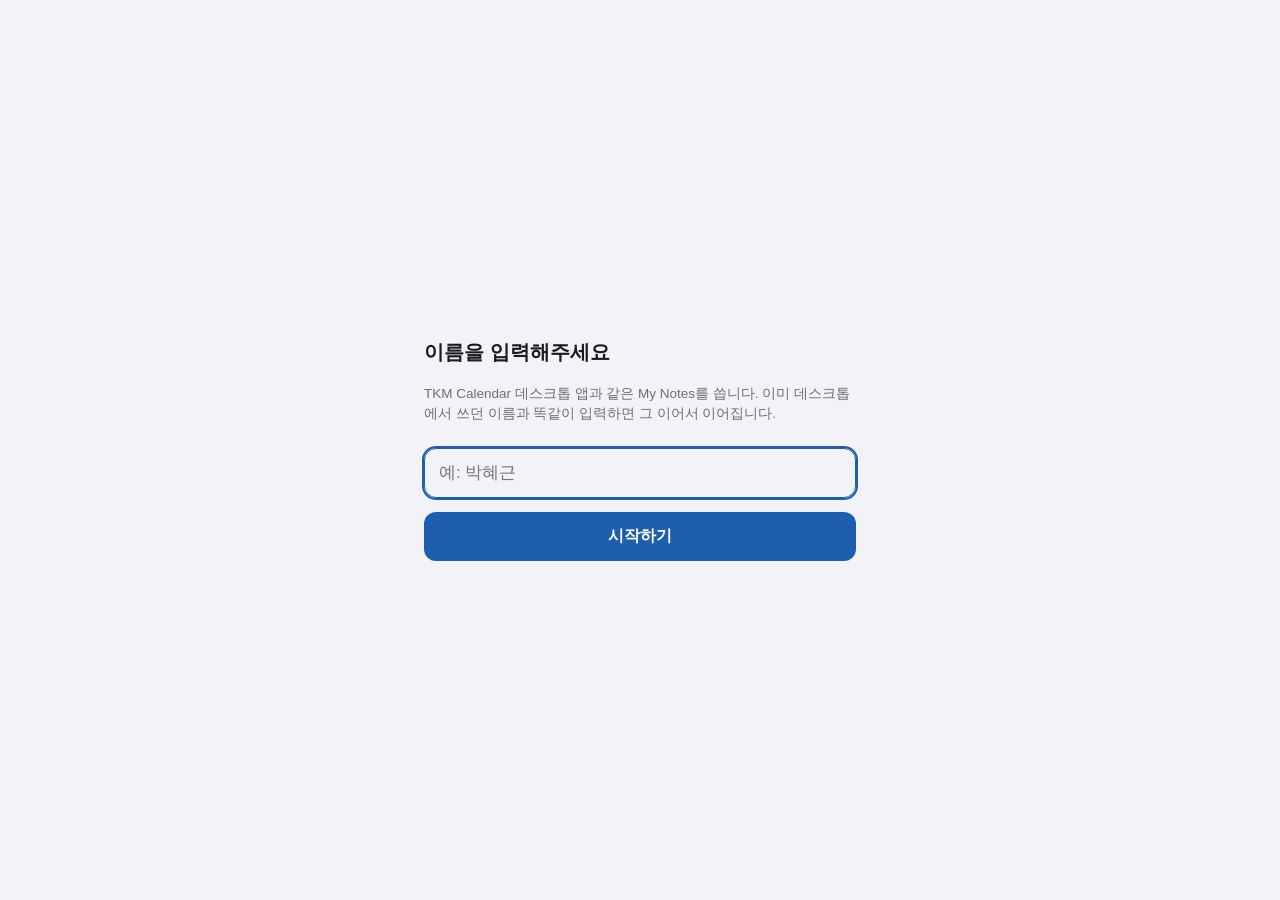
<file: mobile.html>
<!DOCTYPE html>
<html lang="ko">
<head>
<meta charset="UTF-8">
<meta name="viewport" content="width=device-width, initial-scale=1, maximum-scale=1, user-scalable=no">
<title>My Notes</title>
<style>
  /* TKM Calendar 데스크톱 앱(접힘모드/기본 위젯 상태)과 같은 색상·폰트를 그대로 씀 —
     frontend/style.css의 :root 값과 동일(다이어리 모드가 아니라 평소 좁은 위젯 모드 기준) */
  :root {
    --bg: #ffffff;
    --bg-soft: #f2f2f7;
    --border: #e5e5ea;
    --text: #1c1c1e;
    --text-soft: #6e6e73;
    --accent: #1d5fae;
    --accent-soft: #e3edf9;
    --danger: #ff3b30;
  }
  * { box-sizing: border-box; -webkit-tap-highlight-color: transparent; }
  html, body {
    margin: 0; padding: 0;
    background: var(--bg-soft);
    color: var(--text);
    font-family: "Malgun Gothic", "맑은 고딕", "Segoe UI", sans-serif;
    color-scheme: light; /* 기기가 다크모드여도 이 페이지는 항상 밝은 배경으로 고정 */
  }
  #app { max-width: 480px; margin: 0 auto; min-height: 100vh; display: flex; flex-direction: column; }

  /* ── 최초 이름 입력 화면 ── */
  #nameScreen { flex: 1; display: flex; flex-direction: column; justify-content: center; padding: 24px; gap: 14px; }
  #nameScreen h1 { font-size: 20px; margin: 0 0 4px; }
  #nameScreen p { font-size: 13.5px; color: var(--text-soft); margin: 0 0 10px; line-height: 1.5; }
  #nameInput {
    font-size: 17px; padding: 14px 14px; border-radius: 12px;
    border: 1.5px solid var(--border); background: var(--bg-soft); color: var(--text);
  }
  #nameInput:focus { outline: 2px solid var(--accent); border-color: var(--accent); }
  #nameSubmit {
    font-size: 16px; font-weight: 600; padding: 14px; border-radius: 12px;
    border: none; background: var(--accent); color: #fff; cursor: pointer;
  }
  #nameSubmit:active { filter: brightness(0.92); }

  /* ── 메인 화면 ── */
  /* #mainScreen/#nameScreen에 준 display:flex가 ID 선택자라 브라우저 기본 [hidden]{display:none}
     규칙(속성 선택자, 낮은 우선순위)을 이겨버려서 hidden 속성을 줘도 안 숨겨지는 문제가 있었음 —
     그래서 [hidden] 쪽을 ID+속성으로 다시 명시해서 우선순위를 확실히 더 높여줌 */
  #mainScreen { flex: 1; display: flex; flex-direction: column; }
  #mainScreen[hidden], #nameScreen[hidden] { display: none; }
  /* 데스크톱 앱의 타이틀 바(.title-bar)와 같은 느낌 — 흰 바탕에 아래 얇은 경계선 */
  header {
    display: flex; align-items: center; justify-content: space-between;
    padding: 10px 14px; border-bottom: 1px solid var(--border);
    position: sticky; top: 0; background: var(--bg); z-index: 5;
  }
  header .who { font-size: 13px; font-weight: 600; color: var(--text-soft); }
  header .who span { color: var(--text); font-weight: 700; }
  #changeNameBtn, #refreshBtn {
    font-size: 11.5px; color: var(--text-soft); background: var(--bg-soft);
    border: 1px solid var(--border); border-radius: 999px; padding: 5px 10px; cursor: pointer;
  }
  .header-actions { display: flex; gap: 6px; }

  /* 데스크톱 My Notes 섹션(.personal-todo-header)과 같은 작은 회색 라벨 */
  .section-label { font-size: 11px; font-weight: 600; color: var(--text-soft); padding: 12px 14px 4px; }

  .compose { display: flex; gap: 6px; padding: 0 14px 10px; }
  #noteInput {
    flex: 1; min-width: 0; font-size: 15px; padding: 10px 12px;
    border-radius: 8px; border: 1px solid var(--border); background: var(--bg); color: var(--text);
  }
  #noteInput:focus { outline: 2px solid var(--accent); border-color: var(--accent); }
  #addBtn {
    font-size: 14px; font-weight: 700; padding: 0 16px; border-radius: 8px;
    border: none; background: var(--accent); color: #fff; cursor: pointer; flex-shrink: 0;
  }
  #addBtn:active { filter: brightness(0.92); }

  #noteList { list-style: none; margin: 0; padding: 0 10px 40px; display: flex; flex-direction: column; gap: 6px; flex: 1; }
  .empty-hint { text-align: center; color: var(--text-soft); font-size: 13.5px; padding: 40px 20px; }

  /* 데스크톱 .todo-item과 같은 카드 스타일(둥근 8px, 배경은 카드=흰색/페이지=연회색으로 대비) */
  .note-item {
    display: flex; align-items: center; gap: 10px;
    padding: 11px 12px; border-radius: 8px; background: var(--bg);
  }
  .note-check {
    width: 23px; height: 23px; border-radius: 50%; flex-shrink: 0;
    border: 1.5px solid var(--border); background: none; color: #fff;
    display: flex; align-items: center; justify-content: center; font-size: 13px; cursor: pointer;
  }
  .note-check.done { background: var(--accent); border-color: var(--accent); }
  .note-text { flex: 1; min-width: 0; font-size: 15px; word-break: break-all; }
  .note-text.done { text-decoration: line-through; color: var(--text-soft); }
  .note-edit-input {
    flex: 1; min-width: 0; font: inherit; font-size: 15px; color: var(--text);
    border: none; background: none; padding: 0; margin: 0; outline: none;
    border-bottom: 1.5px solid var(--accent);
  }
  .note-del {
    background: none; border: none; color: var(--text-soft); font-size: 18px;
    cursor: pointer; padding: 2px 6px; flex-shrink: 0; line-height: 1;
  }
  .note-del:active { color: var(--danger); }

  .sync-hint { text-align: center; font-size: 11.5px; color: var(--text-soft); padding: 6px 0 2px; }
</style>
</head>
<body>
  <div id="app">
    <div id="nameScreen">
      <h1>이름을 입력해주세요</h1>
      <p>TKM Calendar 데스크톱 앱과 같은 My Notes를 씁니다. 이미 데스크톱에서 쓰던 이름과
        똑같이 입력하면 그 이어서 이어집니다.</p>
      <input type="text" id="nameInput" placeholder="예: 박혜근">
      <button id="nameSubmit">시작하기</button>
    </div>

    <div id="mainScreen" hidden>
      <header>
        <span class="who">TKM Calendar — <span id="whoAmI"></span></span>
        <div class="header-actions">
          <button id="refreshBtn">새로고침</button>
          <button id="changeNameBtn">이름변경</button>
        </div>
      </header>
      <div class="section-label">My Notes</div>
      <div class="compose">
        <input type="text" id="noteInput" placeholder="할 일을 입력하고 추가">
        <button id="addBtn">추가</button>
      </div>
      <ul id="noteList"></ul>
      <div class="sync-hint" id="syncHint"></div>
    </div>
  </div>

<script>
const API_URL = 'https://script.google.com/macros/s/AKfycbyqj6Sgwq-eW9hKV0QsilqEE8xDPBOak3v0eDLEjfVHUyLIeJV7Uzgie6iadRNEf2UeBw/exec';
const $ = (s) => document.querySelector(s);
const NAME_KEY = 'tkm_mobile_username';

let userName = localStorage.getItem(NAME_KEY) || '';
let myNotes = []; // owner === userName인 것만 서버에서 걸러서 들고 있음(평평한 목록, 하위항목 없음 — 모바일은 단순하게)

async function apiGet(params) {
  const q = new URLSearchParams({ ...params, _: Date.now() }).toString();
  const r = await fetch(`${API_URL}?${q}`, { cache: 'no-store' });
  return r.json();
}
async function apiPost(body) {
  const r = await fetch(API_URL, {
    method: 'POST',
    headers: { 'Content-Type': 'text/plain;charset=utf-8' },
    body: JSON.stringify(body)
  });
  return r.json();
}

function showNameScreen() {
  $('#nameScreen').hidden = false;
  $('#mainScreen').hidden = true;
  $('#nameInput').value = userName;
  setTimeout(() => $('#nameInput').focus(), 50);
}
function showMainScreen() {
  $('#nameScreen').hidden = true;
  $('#mainScreen').hidden = false;
  $('#whoAmI').textContent = userName;
}

function makeTempId() {
  return 'tmp-' + Date.now() + '-' + Math.random().toString(36).slice(2, 8);
}

function renderNotes() {
  const list = $('#noteList');
  list.innerHTML = '';
  if (!myNotes.length) {
    const li = document.createElement('li');
    li.className = 'empty-hint';
    li.textContent = '아직 노트가 없어요. 위에서 추가해보세요.';
    list.appendChild(li);
    return;
  }
  const sorted = [...myNotes].sort((a, b) => (Number(a.order) || 0) - (Number(b.order) || 0));
  sorted.forEach(note => list.appendChild(buildNoteRow(note)));
}

function buildNoteRow(note) {
  const li = document.createElement('li');
  li.className = 'note-item';
  li.dataset.id = note.id;

  const check = document.createElement('button');
  check.className = 'note-check' + (note.done ? ' done' : '');
  check.textContent = note.done ? '✓' : '';
  check.addEventListener('click', () => toggleNote(note.id));
  li.appendChild(check);

  const text = document.createElement('span');
  text.className = 'note-text' + (note.done ? ' done' : '');
  text.textContent = note.text;
  text.addEventListener('click', () => startEditNote(note.id));
  li.appendChild(text);

  if (note.assignee) {
    const tag = document.createElement('span');
    tag.style.cssText = 'flex-shrink:0;font-size:10px;font-weight:600;color:var(--text-soft);background:#fff;border:1px solid var(--border);border-radius:999px;padding:2px 7px;white-space:nowrap;';
    tag.textContent = note.assignee + '님이 보냄';
    li.appendChild(tag);
  }

  const del = document.createElement('button');
  del.className = 'note-del';
  del.textContent = '×';
  del.addEventListener('click', () => deleteNote(note.id));
  li.appendChild(del);

  return li;
}

function startEditNote(id) {
  const row = $(`#noteList li[data-id="${id}"]`);
  const note = myNotes.find(n => n.id === id);
  if (!row || !note) return;
  const textEl = row.querySelector('.note-text');
  const input = document.createElement('input');
  input.type = 'text';
  input.className = 'note-edit-input';
  input.value = note.text;
  row.replaceChild(input, textEl);
  input.focus();
  input.select();

  let done = false;
  const commit = async () => {
    if (done) return;
    done = true;
    const v = input.value.trim();
    if (!v) { deleteNote(note.id); return; }
    note.text = v;
    renderNotes();
    await apiPost({ action: 'taskUpdate', id: note.id, text: v });
  };
  input.addEventListener('keydown', (e) => {
    if (e.key === 'Enter') { e.preventDefault(); commit(); }
    else if (e.key === 'Escape') { done = true; renderNotes(); }
  });
  input.addEventListener('blur', commit);
}

async function fetchMyNotes(silent) {
  if (!silent) $('#syncHint').textContent = '불러오는 중...';
  try {
    const res = await apiGet({ action: 'tasksList' });
    if (res.ok) {
      myNotes = res.tasks.filter(t => t.owner === userName && !t.parentId); // 모바일은 하위항목 없이 단순 목록만
      renderNotes();
      $('#syncHint').textContent = '';
    }
  } catch (err) {
    $('#syncHint').textContent = '동기화 실패(오프라인?) — 새로고침으로 다시 시도하세요';
    console.error('[fetchMyNotes]', err);
  }
}

function addNote(text) {
  const t = (text || '').trim();
  if (!t) return;
  const orders = myNotes.map(n => Number(n.order) || 0);
  const newOrder = orders.length ? Math.min(...orders) - 1 : 0;
  const tempId = makeTempId();
  const note = { id: tempId, text: t, done: false, parentId: '', order: newOrder, owner: userName, assignee: '' };
  myNotes.push(note);
  renderNotes();
  apiPost({ action: 'taskAdd', text: t, owner: userName, assignee: '', parentId: '', order: newOrder })
    .then(res => {
      if (res.ok) {
        note.id = res.id;
        const row = $(`#noteList li[data-id="${tempId}"]`);
        if (row) row.dataset.id = res.id;
      } else {
        myNotes = myNotes.filter(n => n.id !== tempId);
        renderNotes();
      }
    })
    .catch(err => {
      console.error('[addNote]', err);
      myNotes = myNotes.filter(n => n.id !== tempId);
      renderNotes();
    });
}
function toggleNote(id) {
  const note = myNotes.find(n => n.id === id);
  if (!note) return;
  note.done = !note.done;
  renderNotes();
  apiPost({ action: 'taskToggle', id });
}
function deleteNote(id) {
  myNotes = myNotes.filter(n => n.id !== id);
  renderNotes();
  apiPost({ action: 'taskDelete', id });
}

// ===== 이벤트 바인딩 =====
$('#nameSubmit').addEventListener('click', async () => {
  const v = $('#nameInput').value.trim();
  if (!v) { $('#nameInput').focus(); return; }
  userName = v;
  localStorage.setItem(NAME_KEY, v);
  showMainScreen();
  fetchMyNotes();
  try { await apiPost({ action: 'memberRegister', name: v }); } catch (err) { console.error('[memberRegister]', err); }
});
$('#nameInput').addEventListener('keydown', (e) => { if (e.key === 'Enter') $('#nameSubmit').click(); });

$('#changeNameBtn').addEventListener('click', () => { showNameScreen(); });
$('#refreshBtn').addEventListener('click', () => fetchMyNotes());

$('#addBtn').addEventListener('click', () => {
  addNote($('#noteInput').value);
  $('#noteInput').value = '';
});
$('#noteInput').addEventListener('keydown', (e) => {
  if (e.key === 'Enter') { e.preventDefault(); addNote($('#noteInput').value); $('#noteInput').value = ''; }
});

// 화면 다시 보일 때(백그라운드→포그라운드 복귀 등) 자동 새로고침
document.addEventListener('visibilitychange', () => {
  if (document.visibilityState === 'visible' && userName) fetchMyNotes(true);
});
setInterval(() => { if (document.visibilityState === 'visible' && userName) fetchMyNotes(true); }, 60000);

// ===== 초기 진입 =====
if (userName) { showMainScreen(); fetchMyNotes(); }
else { showNameScreen(); }
</script>
</body>
</html>
</file>
<file: style.css>
:root {
  --bg: #ffffff;
  --bg-soft: #f2f2f7;
  --text: #1c1c1e;
  --text-soft: #6e6e73;
  --border: #e5e5ea;
  --accent: #1d5fae;      /* 한솔 블루 계열 — 오늘/선택 표시 */
  --accent-soft: #e8f0fa;
  --danger: #ff3b30;
  --radius: 14px;

  /* 구글 캘린더 실제 colorId 팔레트 (백엔드 CATEGORY_COLORS와 1:1로 맞춤) — 테마 바뀌어도 고정 */
  --c1: #7986cb;  /* Lavender */
  --c2: #33b679;  /* Sage */
  --c3: #8e24aa;  /* Grape */
  --c4: #e67c73;  /* Flamingo */
  --c5: #f6bf26;  /* Banana */
  --c6: #f4511e;  /* Tangerine */
  --c7: #039be5;  /* Peacock */
  --c8: #616161;  /* Graphite */
  --c9: #3f51b5;  /* Blueberry */
  --c10: #0b8043; /* Basil */
  --c11: #d50000; /* Tomato */
}

/* ── 다크모드 테마 ─────────────────────────── */
[data-theme="dark"] {
  --bg: #1c1c1e;
  --bg-soft: #2c2c2e;
  --text: #f2f2f2;
  --text-soft: #9a9a9e;
  --border: #3a3a3c;
  --accent: #5b9bdb;
  --accent-soft: #1c2c3c;
  --danger: #ff6961;
  --c8: #d8d8dc; /* Graphite(기타 카테고리)는 어두운 배경에서 안 보여서 밝은 톤으로 교체 */
}

/* ── Tack 스타일(포스트잇) 테마 ─────────────────────────── */
[data-theme="tack"] {
  --bg: #fff6cb;
  --bg-soft: #fdeda3;
  --text: #4a3c12;
  --text-soft: #948043;
  --border: #ecdd82;
  --accent: #f2dd65;
  --accent-soft: #fbf2bf;
  --danger: #c1442e;
}
/* accent(#f2dd65)가 밝은 노랑이라 흰 글자를 얹으면 대비가 약함 — 포스트잇처럼
   진한 잉크색(--text) 글자를 쓰는 게 더 잘 보이고 컨셉에도 맞음 */
[data-theme="tack"] .add-btn,
[data-theme="tack"] .btn-primary,
[data-theme="tack"] .weekday-picker button.active,
[data-theme="tack"] .todo-check.done,
[data-theme="tack"] .cell.selected .daynum {
  color: var(--text);
}
[data-theme="tack"] .cell.today.selected .daynum {
  box-shadow: inset 0 0 0 1.5px rgba(74, 60, 18, 0.75);
}

* { box-sizing: border-box; }

/* 위젯 느낌을 위해 네이티브 크롬 스크롤바 숨김 — 스크롤 자체(overflow:auto)는 그대로 동작 */
::-webkit-scrollbar { width: 0; height: 0; }

html, body {
  overflow-x: hidden; /* 세로 스크롤바가 뜰 때 폭 계산이 밀려 가로 스크롤이 생기는 것 방지 */
}

body {
  margin: 0;
  zoom: 0.8; /* 위젯 전체를 80%로 축소 — transform과 달리 실제 레이아웃 크기도 같이 줄어듦(Chromium 전용, Electron이라 문제없음) */
  font-family: "Malgun Gothic", "맑은 고딕", "Segoe UI", sans-serif;
  background: var(--bg);
  color: var(--text);
  transition: background-color 0.15s ease, color 0.15s ease;
  font-feature-settings: "tnum";
  -webkit-font-smoothing: antialiased;
  user-select: none;
}

#app {
  display: flex;
  flex-direction: column;
  /* 높이는 고정하지 않음 — 콘텐츠 크기만큼만 차지, JS가 이 크기를 재서 창 크기를 맞춤
     (다이어리 모드는 반대로 창 크기에 내용을 맞춰야 해서 아래 #app.diary-mode에서 예외적으로
     높이를 100vh로 고정함 — 그래야 .grid.diary의 flex:1이 채울 실제 기준 높이가 생김) */
}
/* 100vh가 아니라 125vh인 이유: body{zoom:0.8}가 걸려있으면 vh 같은 CSS 길이값도 다른 모든
   레이아웃 값처럼 "줌 적용 전" 좌표계에서 계산된 뒤 화면엔 0.8배로 줄어서 보임 — 그래서
   100vh를 그대로 쓰면 실제로는 창 높이의 80%까지만 차서 바닥에 여백이 남았음(실측으로 확인).
   125 = 100/0.8 로 보정해야 화면에 실제 창 높이만큼 꽉 참(다른 zoom 보정 코드와 같은 비율) */
#app.diary-mode { height: 125vh; }
#app.diary-mode .app-body { flex: 1 1 auto; min-height: 0; }

/* ── 다이어리 모드: 위젯은 그대로 두고 옆으로 넓어지는 보드 형태를 추가로 얹음 ───────────
   창 크기 자체는 JS(setDiaryMode)가 최종 크기로 한 번에 맞추므로, 여기서 width를 애니메이션
   시키면 그 사이 잘못된 중간 크기가 측정돼 창이 어긋나게 열림 — 그래서 transition 없이 즉시 전환.
   폭은 고정 px가 아니라 flex 비율(58:42)로 둬서, 창을 가로로 더 넓게 늘리면 양쪽 다 그 비율
   그대로 꽉 차게 늘어남(빈 공간 안 남게) */
.app-body { display: flex; }
.cal-col {
  width: 100%;
  flex-shrink: 0;
  display: flex;
  flex-direction: column;
}
#app.diary-mode .cal-col { width: auto; flex: 58 1 0; min-width: 0; }
.diary-col {
  width: 0;
  flex-shrink: 0;
  overflow: hidden;
}
#app.diary-mode .diary-col { width: auto; flex: 42 1 0; min-width: 0; overflow-y: auto; overflow-x: hidden; }
/* 달력/My Notes 사이 폭 조절 핸들 — 드래그로 flex-grow 비율 자체를 바꿔서, 그 뒤로 창을
   가로로 늘려도(위 비율 유지 로직) 사용자가 정한 비율 그대로 유지됨. 실제 폭은 0이고 border만
   보이다가, 다이어리 모드에서만 잡을 수 있는 폭이 생김(레이아웃 계산엔 거의 안 끼어들게 얇게) */
.diary-divider { width: 0; flex-shrink: 0; position: relative; }
#app.diary-mode .diary-divider { width: 7px; cursor: col-resize; }
.diary-divider::after {
  content: ''; position: absolute; left: 3px; top: 0; bottom: 0; width: 1px;
  background: var(--border);
}
#app.diary-mode .diary-divider:hover::after,
#app.diary-mode .diary-divider.active::after { background: var(--accent); width: 2px; left: 2.5px; }
/* 이거 드래그되는 핸들이라는 걸 눈으로 바로 알 수 있게 — 세로 중간에 작은 그립(점 두 줄) 표시 */
.diary-divider::before {
  content: ''; position: absolute; left: 50%; top: 50%;
  width: 4px; height: 26px; transform: translate(-50%, -50%);
  border-radius: 3px; background: var(--border);
  box-shadow: 0 0 0 3px var(--bg); /* 선(::after) 위에 얹혀도 배경색으로 살짝 띄워서 뭉개지지 않게 */
}
#app.diary-mode .diary-divider:hover::before,
#app.diary-mode .diary-divider.active::before { background: var(--accent); }
/* My Notes(위)는 남는 세로 공간을 다 차지해서 목록이 잘리지 않고 최대한 많이 보이게,
   일정(아래)은 그 밑에 고정으로 붙여서 항상 온전히 보이게 — 세로 폭 전체를 flex column으로 배분 */
#diaryListSlot { padding: 10px 12px 14px; display: flex; flex-direction: column; min-height: 100%; }
#diaryListSlot .personal-todo { flex: 1 1 auto; min-height: 120px; display: flex; flex-direction: column; }
#diaryListSlot .todo-list { flex: 1 1 auto; min-height: 60px; max-height: none; }
#diaryListSlot .day-panel { flex-shrink: 0; }
/* 다이어리 모드에선 일정·My Notes가 오른쪽으로 옮겨가므로 왼쪽엔 달력만 남김(중복 방지) */
#app.diary-mode .day-panel-toggle { display: none; }
/* 오른쪽으로 옮겨간 뒤에는 구획선(.section-divider-thick)이 필요 없어서 숨김 — My Notes와
   일정 패널 사이는 각자의 헤더로 이미 구분됨 */
#diaryListSlot .section-divider-thick { display: none; }
#diaryListSlot .personal-todo, #diaryListSlot .day-panel { padding: 0 0 14px; }
#diaryListSlot .day-panel.collapsed { display: block; } /* 다이어리 모드에선 접힘 상태 무시 — 항상 펼쳐서 보여줌 */
.icon-btn#diaryModeBtn.active { background: var(--accent-soft); color: var(--accent); }

/* ── 타이틀 바 (창 컨트롤) ─────────────────────────── */
.title-bar {
  display: flex;
  align-items: center;
  justify-content: space-between;
  padding: 6px 8px 0;
  flex-shrink: 0;
  position: relative; /* 접힘 모드 알림 점(.collapsed-badge-dot) 위치 기준 */
  /* -webkit-app-region:drag 대신 app.js에서 mousedown/mousemove로 직접 드래그 이동 처리함 —
     OS 드래그 영역으로 지정하면 Windows가 더블클릭 등 마우스 이벤트를 자체적으로 가로채서
     dblclick이 전혀 안 뜨는 문제가 있었음(실측으로 확인) */
}
/* 접힘(작은) 모드에서는 종 아이콘 배지가 숨겨지므로, 안 읽은 알림이 있으면
   상단 드래그 핸들 옆에 빨간 점 하나만 따로 표시 — 펼치기 전에도 알 수 있게 */
.collapsed-badge-dot { display: none; }
#app.unfocused .collapsed-badge-dot:not([hidden]) {
  display: block;
  position: absolute;
  top: 9px;
  right: 10px;
  width: 6px;
  height: 6px;
  border-radius: 50%;
  background: var(--danger);
}
.title-label { font-size: 11px; font-weight: 600; color: var(--text-soft); padding-left: 4px; }
.title-actions { display: flex; gap: 2px; -webkit-app-region: no-drag; }
.icon-btn {
  width: 27px; height: 27px;
  border-radius: 7px;
  border: none;
  background: none;
  color: var(--text-soft);
  display: flex; align-items: center; justify-content: center;
  cursor: pointer;
}
.icon-btn:hover { background: var(--bg-soft); color: var(--text); }
.icon-btn.active { color: var(--accent); }
#closeBtn:hover { background: var(--danger); color: #fff; }
.icon-btn.spinning svg { animation: spin 0.6s linear infinite; }
@keyframes spin { to { transform: rotate(360deg); } }

.icon-btn { position: relative; } /* 배지 위치 기준점 */
.badge-dot {
  position: absolute; top: 3px; right: 4px;
  width: 7px; height: 7px; border-radius: 50%;
  background: var(--danger);
  border: 1.5px solid var(--bg);
}

/* What's New 팝업 — 확인한 사람이 항목마다 직접 닫아야 없어짐(자동으로 안 사라짐) */
.popover-updates { min-width: 210px; max-width: 240px; }
.updates-list { list-style: none; margin: 4px 0 0; padding: 0; display: flex; flex-direction: column; gap: 6px; max-height: 260px; overflow-y: auto; }
.update-row { display: flex; align-items: flex-start; gap: 8px; padding: 7px 8px; border-radius: 8px; background: var(--bg-soft); }
.update-row .tag {
  flex-shrink: 0; font-size: 9.5px; font-weight: 700; letter-spacing: 0.02em;
  padding: 2px 6px; border-radius: 999px; color: #fff; margin-top: 1px;
}
.update-row .tag.new { background: var(--accent); }
.update-row .tag.improved { background: #33b679; }
.update-row .tag.fix { background: var(--danger); }
.update-row .tag.added { background: #33b679; }
.update-row .tag.changed { background: #f0a020; }
.update-row .tag.deleted { background: var(--danger); }
.update-row .body { flex: 1; min-width: 0; }
.update-row .date { font-size: 10px; color: var(--text-soft); display: block; }
.update-row .text { font-size: 12.5px; color: var(--text); line-height: 1.35; }
.updates-group-label { font-size: 10.5px; font-weight: 700; color: var(--text-soft); padding: 6px 2px 0; text-transform: uppercase; letter-spacing: .03em; }
.updates-group-label:first-child { padding-top: 0; }
.update-row .dismiss {
  flex-shrink: 0; background: none; border: none; color: var(--text-soft);
  font-size: 14px; cursor: pointer; padding: 0 2px; line-height: 1;
}
.update-row .dismiss:hover { color: var(--danger); }
.updates-empty { text-align: center; color: var(--text-soft); font-size: 12px; padding: 14px 0 6px; }

/* ── 상단 바 ─────────────────────────── */
.topbar {
  display: flex;
  align-items: center;
  gap: 8px;
  padding: 10px 14px;
  border-bottom: 1px solid var(--border);
  flex-shrink: 0;
}
.month-title {
  flex: 1;
  text-align: center;
  font-size: 16px;
  font-weight: 600;
  margin: 0;
  letter-spacing: -0.2px;
}
.nav-btn, .today-btn {
  background: none;
  border: none;
  color: var(--accent);
  font-size: 20px;
  line-height: 1;
  padding: 4px 8px;
  cursor: pointer;
  border-radius: 8px;
}
.today-btn { font-size: 12px; font-weight: 600; }
.nav-btn:hover, .today-btn:hover { background: var(--bg-soft); }

/* ── 요일 행 ─────────────────────────── */
.weekday-row {
  display: grid;
  grid-template-columns: repeat(7, 1fr);
  padding: 6px 4px 2px;
  flex-shrink: 0;
}
.wd {
  text-align: center;
  font-size: 11px;
  color: var(--text-soft);
  font-weight: 500;
}
.wd.sun { color: #e67c73; }
.wd.sat { color: var(--accent); }

/* ── 월간 그리드 ─────────────────────────── */
.grid {
  display: grid;
  grid-template-columns: repeat(7, 1fr);
  padding: 2px 4px;
  flex-shrink: 0;
  animation: fadeGrid 0.15s ease;
}
@keyframes fadeGrid {
  from { opacity: 0.3; }
  to   { opacity: 1; }
}

.cell {
  /* aspect-ratio 대신 min-height — 너비 기준 비율로 고정하면 창 폭이 좁아졌을 때
     점(dots)이 들어갈 공간이 부족해서 다음 줄로 내용이 넘치는 문제가 있었음.
     grid의 암묵적 행은 기본이 auto라서, 내용(점 개수)에 맞춰 알아서 커짐. */
  min-height: 34px;
  display: flex;
  flex-direction: column;
  align-items: center;
  justify-content: flex-start;
  gap: 4px;
  padding-top: 6px;
  cursor: pointer;
  border-radius: 10px;
  position: relative;
}
.cell:hover { background: var(--bg-soft); }
.cell.outside .daynum { color: #c7c7cc; }
.cell.sun .daynum { color: #e67c73; }
.cell.sat .daynum { color: var(--accent); }
.cell.holiday .daynum { color: #e67c73; } /* 일요일과 같은 빨강 — "쉬는 날" 톤 통일 */

.daynum {
  font-size: 14px;
  width: 26px;
  height: 26px;
  line-height: 26px;  /* flexbox 중앙정렬 대신 박스 높이에 맞춰 확정적으로 세로 중앙 정렬 */
  text-align: center;
  border-radius: 50%;
  box-sizing: border-box;
}
.cell.today .daynum {
  /* border 대신 box-shadow로 링을 그림 — border는 box-sizing:border-box와 만나면
     콘텐츠 박스를 줄여서 line-height(26px)와 어긋나 숫자가 미묘하게 아래로 쏠렸었음.
     box-shadow는 레이아웃에 전혀 영향을 안 줘서 다른 날짜와 정확히 같은 중앙정렬 유지됨. */
  box-shadow: inset 0 0 0 1.5px var(--accent);
  color: var(--accent);
  font-weight: 700;
}
.cell.selected .daynum {
  background: var(--accent);
  color: #fff;
  font-weight: 700;
}
/* 오늘 = 선택 날짜가 겹칠 때, 같은 색 테두리가 채우기에 묻혀 안 보이는 문제 방지 */
.cell.today.selected .daynum {
  box-shadow: inset 0 0 0 1.5px rgba(255, 255, 255, 0.85);
}

.dots { display: flex; gap: 2.5px; height: 5px; align-items: center; }
.dot { width: 5px; height: 5px; border-radius: 50%; }
.dot-none { background: var(--text); } /* 테마 글자색을 그대로 써서 라이트=검정, 다크=흰색으로 자동 대응 */
.dot-more { font-size: 8px; color: var(--text-soft); line-height: 1; }

/* ── 심플모드: 일정 있는 날짜에 마우스 올리면 뜨는 작은 미리보기 ─────────────────────────── */
.hover-tip {
  position: fixed;
  z-index: 30;
  max-width: 190px;
  background: var(--bg);
  border: 1px solid var(--border);
  border-radius: 10px;
  box-shadow: 0 4px 16px rgba(0,0,0,0.18);
  padding: 7px 9px;
  display: none;
  flex-direction: column;
  gap: 4px;
  pointer-events: none; /* 마우스를 가로채지 않게 — 순수 미리보기용 */
}
.hover-tip.open { display: flex; }
.hover-tip-row { display: flex; align-items: center; gap: 6px; min-width: 0; }
.hover-tip-row .dot { width: 6px; height: 6px; flex-shrink: 0; }
.hover-tip-title {
  flex: 1; min-width: 0;
  font-size: 11.5px; color: var(--text);
  overflow: hidden; text-overflow: ellipsis; white-space: nowrap;
}
.hover-tip-time { font-size: 10px; color: var(--accent); flex-shrink: 0; font-variant-numeric: tabular-nums; }
.hover-tip-more { font-size: 10px; color: var(--text-soft); }
.hover-tip-holiday {
  font-size: 11.5px; font-weight: 700; color: #e67c73;
  padding-bottom: 4px; margin-bottom: 2px;
  border-bottom: 1px solid var(--border);
}

/* ── 최대 모드: 점 대신 셀 안에 업무 제목까지 표시 ─────────────────────────── */
.grid.mode-max .cell {
  aspect-ratio: unset;
  height: 62px;      /* min-height가 아니라 고정 height — 긴 제목 와도 칸 크기 안 늘어남 */
  overflow: hidden;
  align-items: stretch;
  padding-top: 4px;
  gap: 2px;
}
.grid.mode-max .daynum { align-self: center; flex-shrink: 0; }
/* 다이어리 모드: 칸을 위아래로 훨씬 넉넉하게 키워서(최대 5개) 업무명이 왠만하면 다 보이게 함 —
   간단/최대 모드 설정(mode-max)과는 무관하게 diary 클래스만으로 독립적으로 동작해야 하므로
   mode-max가 주는 레이아웃 속성(overflow/align-items 등)을 여기서도 그대로 갖춰줌.
   칸 높이는 고정 px가 아니라 grid-template-rows(6등분)로 남는 세로 공간을 그대로 나눠 가짐 —
   그래서 창을 위아래로 늘리거나 줄이면 내용이 화면에 꽉 차게 같이 늘어나거나 줄어듦 */
.grid.diary {
  grid-template-rows: repeat(6, 1fr);
  flex: 1 1 auto;
  min-height: 0;
}
.grid.diary .cell {
  aspect-ratio: unset;
  height: auto;
  overflow: hidden;
  align-items: stretch;
  padding-top: 4px;
  gap: 2px;
}
.grid.diary .daynum { align-self: center; flex-shrink: 0; }
.grid.diary .chip-text { font-size: 10.5px; }
.chips-wrap { display: flex; flex-direction: column; gap: 1px; padding: 0 3px; overflow: hidden; min-width: 0; }
.chip-row { display: flex; align-items: center; gap: 3px; min-width: 0; }
.chip-row .dot { width: 4px; height: 4px; flex-shrink: 0; }
.chip-text {
  flex: 1;
  min-width: 0;   /* 이게 없으면 flex 자식이 안 줄어들고 부모(셀)가 늘어남 — 대신 말줄임표로 잘림 */
  font-size: 9.5px;
  font-weight: 600; /* 기본(400)이 너무 얇아서 작은 크기에서 잘 안 읽혔음 */
  line-height: 1.3;
  color: var(--text);
  overflow: hidden;
  text-overflow: ellipsis;
  white-space: nowrap;
}
.chip-more { font-size: 7.5px; color: var(--text-soft); padding-left: 3px; }

/* 창이 포커스를 잃으면(다른 데 클릭) 일정 목록(day panel)과 입력창만 숨김 —
   My Notes 체크리스트 자체는 계속 보여야 함(할 일 확인은 계속 필요하니까).
   다시 클릭하면 원래대로 돌아옴 */
#app.unfocused .day-panel-toggle,
#app.unfocused .day-panel,
#app.unfocused .todo-input,
#app.unfocused .title-label,
#app.unfocused .title-actions,
#app.unfocused .nav-btn,
#app.unfocused .today-btn {
  display: none;
}
/* 제목/아이콘은 숨겨도 타이틀바 자체(드래그 영역)는 남겨서 Tack처럼 계속 창을 옮길 수 있게 —
   빈 줄만 있으면 어디를 잡아야 할지 안 보이니 작은 손잡이(핸들) 바를 대신 표시 */
#app.unfocused .title-bar {
  min-height: 14px;
  padding: 6px 8px;
  justify-content: center;
}
#app.unfocused .title-bar::after {
  content: '';
  display: block;
  width: 28px;
  height: 3px;
  border-radius: 2px;
  background: var(--accent);
}
/* 접힘 상태에서 보이는 상단 달력 헤더(월 표시 줄)도 드래그 이동 가능해야 함 —
   app.js에서 이 클래스가 있으면 .topbar도 드래그 대상으로 취급함(커스텀 드래그, 위 참고) */

.day-panel-toggle {
  flex-shrink: 0;
  width: 100%;
  background: var(--bg-soft);
  border: none;
  border-top: 1px solid var(--border);
  color: var(--text-soft);
  font-size: 11px;
  padding: 5px 0;
  cursor: pointer;
}
.day-panel-toggle:hover { color: var(--accent); }
.day-panel.collapsed { display: none; }

/* ── My Notes(팀 공유 태스크 — 구글 시트를 통해 팀 전체와 공유됨) ─────────────────────────── */
.section-divider-thick { height: 6px; background: var(--bg-soft); border-top: 1px solid var(--border); border-bottom: 1px solid var(--border); }

.personal-todo { padding: 8px 10px 8px; }
.personal-todo-header { font-size: 11px; font-weight: 600; color: var(--text-soft); margin-bottom: 5px; }
.todo-compose-row { display: flex; gap: 6px; margin-bottom: 5px; }
.todo-input {
  flex: 1; min-width: 0;
  font: inherit;
  font-size: 15px;
  padding: 8px 10px;
  border-radius: 8px;
  border: 1px solid var(--border);
  background: var(--bg-soft);
  color: var(--text);
}
.todo-input:focus { outline: 2px solid var(--accent); outline-offset: 1px; }

/* 예전엔 220px로 고정 캡을 걸어서, 노트가 많으면 창을 아무리 늘려도 안 보이고 내부 스크롤 뒤로
   숨어있기만 했음(창만 쓸데없이 커지고 내용은 그대로 안 보임) — 웬만하면 자르지 않고 창 자체가
   늘어나 보여주는 쪽으로 바꿈(resizeToContent가 WIDGET_MAX_H까지는 실제 필요한 높이만큼 창을
   키워줌). 그래도 안 되면(정말 노트가 너무 많아서 WIDGET_MAX_H를 넘으면) 그때만 페이지 자체가
   스크롤됨(html,body — 스크롤바만 숨겨뒀을 뿐 스크롤 기능은 항상 살아있음) */
.todo-list { list-style: none; margin: 0; padding: 0; display: flex; flex-direction: column; gap: 4px; }
.todo-item {
  display: flex; align-items: center; gap: 9px;
  padding: 5px 8px;
  border-radius: 8px;
  background: var(--bg);
}
.todo-check {
  width: 19px; height: 19px;
  border-radius: 50%;
  border: 1.5px solid var(--border);
  background: none;
  flex-shrink: 0;
  cursor: pointer;
  display: flex; align-items: center; justify-content: center;
  color: #fff;
}
.todo-check.done { background: var(--accent); border-color: var(--accent); font-size: 12px; }
.todo-text { flex: 1; min-width: 0; font-size: 15px; overflow: hidden; text-overflow: ellipsis; white-space: nowrap; cursor: grab; }
.todo-text.done { text-decoration: line-through; color: var(--text-soft); }
.todo-del { background: none; border: none; color: var(--text-soft); font-size: 16px; cursor: pointer; padding: 0 4px; flex-shrink: 0; }
.todo-del:hover { color: var(--danger); }
/* 드래그로 순서 바꾸는 중 — 잡은 항목은 살짝 떠 보이게, 목록 전체는 리렌더될 때 트랜지션으로
   밀리는 느낌 없이 바로바로 자리 잡게 */
#todoList.reordering .todo-item { transition: none; }
.todo-item.todo-dragging { opacity: 0.45; background: var(--accent-soft); }
.todo-item.todo-dragging .todo-text { cursor: grabbing; }

/* 하위 항목(1단계까지만) — 부모 항목의 + 버튼으로 추가 */
.todo-item.todo-child { margin-left: 22px; background: var(--bg-soft); }
.todo-add-child {
  background: none; border: 1px solid var(--border); border-radius: 50%;
  color: var(--text-soft); width: 17px; height: 17px; line-height: 1;
  font-size: 12px; cursor: pointer; flex-shrink: 0;
  display: flex; align-items: center; justify-content: center;
}
.todo-add-child:hover { color: var(--accent); border-color: var(--accent); }

/* 남이 쓴(공유받은/전체공개) 노트에 붙는 작성자 이름표 — 내 노트엔 안 붙음 */
.todo-owner-tag {
  flex-shrink: 0;
  font-size: 10px; font-weight: 600;
  color: var(--text-soft);
  background: var(--bg-soft);
  border: 1px solid var(--border);
  border-radius: 999px;
  padding: 1px 6px;
  white-space: nowrap;
}
/* 캘린더 일정에서 Send To로 온 노트 — 보낸 사람 대신 일정 날짜(MM/DD)를 빨갛게 표시 */
.todo-date-tag { color: var(--danger); border-color: var(--danger); background: none; font-weight: 700; }

/* 공유 대상 지정 버튼 — 특정 사람에게 보낸 상태면 강조색으로 표시 */
.todo-share {
  background: none; border: none;
  color: var(--text-soft); font-size: 13px; line-height: 1;
  cursor: pointer; padding: 0 3px; flex-shrink: 0;
}
.todo-share:hover { color: var(--accent); }
.todo-share.active { color: var(--accent); font-weight: 700; }

/* 회원 관리 모달 안 목록(관리자 전용) */
.member-mgmt-list { list-style: none; margin: 0; padding: 0; display: flex; flex-direction: column; gap: 6px; }
.member-mgmt-item {
  display: flex; align-items: center; gap: 8px;
  padding: 8px 10px;
  border-radius: 9px;
  border: 1px solid var(--border);
  background: var(--bg-soft);
}
.member-mgmt-name { flex: 1; min-width: 0; font-size: 14px; color: var(--text); overflow: hidden; text-overflow: ellipsis; white-space: nowrap; }
.member-mgmt-edit-input {
  flex: 1; min-width: 0;
  font: inherit; font-size: 14px; color: var(--text);
  border: none; background: none; padding: 0; margin: 0;
  outline: none; border-bottom: 1.5px solid var(--accent);
}
.member-mgmt-rename, .member-mgmt-del {
  background: none; border: 1px solid var(--border); border-radius: 999px;
  color: var(--text-soft); padding: 4px 9px; line-height: 1;
  font-size: 11px; font-weight: 600; cursor: pointer; flex-shrink: 0; white-space: nowrap;
}
.member-mgmt-rename:hover { color: var(--accent); border-color: var(--accent); }
.member-mgmt-del:hover { color: var(--danger); border-color: var(--danger); }

/* 공유 대상 선택 모달 안 목록 */
.share-list { list-style: none; margin: 0; padding: 0; display: flex; flex-direction: column; gap: 4px; }
.share-item {
  display: flex; align-items: center; justify-content: space-between;
  padding: 10px 12px;
  border-radius: 9px;
  border: 1px solid var(--border);
  background: var(--bg-soft);
  color: var(--text);
  font-size: 14px;
  cursor: pointer;
}
.share-item:hover { border-color: var(--accent); }
.share-item.selected { background: var(--accent-soft); color: var(--accent); font-weight: 700; border-color: var(--accent); }
.share-item.share-all { font-weight: 700; margin-bottom: 4px; }
.share-item .check { color: var(--accent); font-weight: 700; }

/* 태스크 수신 알림 토스트 */
.toast-stack {
  position: fixed; left: 0; right: 0; bottom: 12px;
  display: flex; flex-direction: column; align-items: center; gap: 6px;
  z-index: 50; pointer-events: none;
}
.toast {
  pointer-events: auto;
  max-width: 90%;
  background: var(--bg);
  border: 1px solid var(--border);
  box-shadow: 0 4px 14px rgba(0,0,0,0.15);
  border-radius: 10px;
  padding: 9px 12px;
  font-size: 12.5px;
  color: var(--text);
  display: flex; align-items: center; gap: 8px;
}
.toast .toast-text { flex: 1; min-width: 0; }
.toast .toast-close {
  background: none; border: none; color: var(--text-soft);
  font-size: 15px; cursor: pointer; flex-shrink: 0; padding: 0 2px;
}
.toast .toast-close:hover { color: var(--text); }

/* 전송/공유 실패 알림 — 위쪽에, 훨씬 작게(성공은 조용히 넘어가지만 실패는 눈에 띄어야 함) */
.toast-stack-top { top: 6px; bottom: auto; }
.toast-error { border-color: var(--danger); background: var(--bg); padding: 5px 9px; font-size: 11px; }
.toast-error .toast-text { color: var(--danger); }
.toast-success { border-color: var(--accent); background: var(--bg); padding: 5px 9px; font-size: 11px; }
.toast-success .toast-text { color: var(--accent); }

/* 할 일 텍스트 클릭하면 나오는 인라인 수정 입력창 */
.todo-edit-input {
  flex: 1; min-width: 0;
  font: inherit; font-size: 15px;
  border: none; background: none; color: var(--text);
  padding: 0; margin: 0;
  outline: none;
  border-bottom: 1.5px solid var(--accent);
}

/* ── 하단 일정 패널 ─────────────────────────── */
.day-panel {
  max-height: 260px;  /* 일정이 많아도 창이 무한히 커지지 않도록 상한, 넘으면 내부 스크롤 */
  overflow-y: auto;
  border-top: 1px solid var(--border);
  background: var(--bg-soft);
}
.day-panel-header {
  display: flex;
  align-items: center;
  justify-content: space-between;
  padding: 10px 14px 4px;
  font-size: 13px;
  font-weight: 600;
  color: var(--text-soft);
}
.add-btn {
  width: 26px; height: 26px;
  border-radius: 50%;
  border: none;
  background: var(--accent);
  color: #fff;
  font-size: 16px;
  line-height: 1;
  cursor: pointer;
}
.add-btn:hover { filter: brightness(1.1); }

.event-list { list-style: none; margin: 0; padding: 6px 10px 14px; display: flex; flex-direction: column; gap: 6px; }
.event-row {
  background: var(--bg);
  border-radius: 10px;
  padding: 9px 10px;
  display: flex;
  align-items: center;
  gap: 10px;
  box-shadow: 0 1px 2px rgba(0,0,0,0.04);
  transition: background-color 0.1s ease;
}
.event-row.clickable { cursor: pointer; }
.event-row.clickable:hover { background: var(--accent-soft); }
.event-row .dot { width: 8px; height: 8px; flex-shrink: 0; }
.event-body { display: flex; flex-direction: column; gap: 2px; flex: 1; min-width: 0; }
.event-title {
  font-size: 13.5px; font-weight: 600; color: var(--text);
  overflow: hidden; text-overflow: ellipsis; white-space: nowrap;
}
.event-meta { font-size: 11px; color: var(--text-soft); }
.event-time { font-size: 11.5px; color: var(--accent); font-variant-numeric: tabular-nums; }
.event-addnote {
  background: none; border: 1px solid var(--border); border-radius: 999px;
  color: var(--text-soft); padding: 4px 8px; line-height: 1;
  font-size: 10.5px; font-weight: 600; cursor: pointer; flex-shrink: 0;
  white-space: nowrap;
  display: flex; align-items: center; justify-content: center; gap: 2px;
}
.event-addnote:hover { color: var(--accent); border-color: var(--accent); }

.event-del {
  background: none; border: none; color: var(--text-soft);
  font-size: 15px; cursor: pointer; padding: 2px 4px;
}
.event-del:hover { color: var(--danger); }
.empty-hint { text-align: center; color: var(--text-soft); font-size: 12.5px; padding: 20px 0; }

/* ── 모달 ─────────────────────────── */
.modal-backdrop {
  position: fixed; inset: 0;
  background: rgba(0,0,0,0.35);
  display: none;
  align-items: flex-end;
  justify-content: center;
  z-index: 10;
}
.modal-backdrop.open { display: flex; }
.modal {
  background: var(--bg);
  width: 100%;
  max-width: 420px;
  border-radius: 18px 18px 0 0;
  padding: 16px 18px 22px;
  max-height: 90vh;
  overflow-y: auto;
}
.modal-header { display: flex; justify-content: space-between; align-items: center; margin-bottom: 10px; }
.modal-header h2 { font-size: 15px; margin: 0; }
.close-btn { background: none; border: none; font-size: 20px; color: var(--text-soft); cursor: pointer; }

.field { display: flex; flex-direction: column; gap: 5px; margin-bottom: 12px; font-size: 12.5px; color: var(--text-soft); }
.field[hidden] { display: none; }
.field input, .field select {
  font: inherit;
  font-size: 14px;
  color: var(--text);
  padding: 8px 10px;
  border-radius: 9px;
  border: 1px solid var(--border);
  background: var(--bg-soft);
}
.field input:focus, .field select:focus {
  outline: 2px solid var(--accent);
  outline-offset: 1px;
}

/* 업무명 — 실제로 매번 채워야 하는 유일한 필드라 시각적으로 넛지 */
.field-primary span { color: var(--accent); font-weight: 600; }
.field-primary input {
  padding: 12px 12px;      /* 다른 필드(8px)의 약 1.5배 */
  font-size: 15px;
  border: 1.5px solid var(--accent);
  background: var(--accent-soft);
}
.field-primary input::placeholder { color: var(--accent); opacity: 0.6; }

/* 개인/팀게시 선택 — 어디에 저장할지 결정하는 중요한 선택이라 제목보다 위, 맨 위에 둠 */
.scope-toggle { display: flex; gap: 6px; margin-bottom: 14px; }
.scope-btn {
  flex: 1; padding: 8px 0;
  border-radius: 9px;
  border: 1.5px solid var(--border);
  background: var(--bg-soft);
  font-size: 12.5px; font-weight: 600;
  color: var(--text-soft);
  cursor: pointer;
}
/* accent를 글자색으로 안 쓰는 이유는 위 popover-item.active와 동일(테마별 대비 문제) */
.scope-btn.active { border-color: var(--accent); background: var(--accent-soft); color: var(--text); }
.scope-toggle.locked .scope-btn { cursor: default; opacity: 0.6; }

.cat-chips { display: flex; flex-wrap: wrap; gap: 6px; }
.chip {
  display: flex; align-items: center; gap: 5px;
  padding: 6px 10px;
  border-radius: 999px;
  border: 1.5px solid var(--border);
  background: var(--bg-soft);
  font-size: 12.5px;
  color: var(--text);
  cursor: pointer;
}
.chip .dot { width: 8px; height: 8px; }
.chip.active { border-color: var(--accent); background: var(--accent-soft); font-weight: 600; }

/* "Author" 자리를 대신하는 Send To 버튼 — 고른 대상이 있으면 강조색으로 표시 */
.btn-field-action {
  text-align: left;
  font: inherit; font-size: 13.5px; color: var(--text-soft);
  padding: 8px 10px; border-radius: 9px;
  border: 1px solid var(--border); background: var(--bg-soft);
  cursor: pointer;
}
.btn-field-action.active { border-color: var(--accent); background: var(--accent-soft); color: var(--text); font-weight: 600; }

/* Send To — 버튼 바로 아래 이 자리에서 펼쳐지는 드롭다운(별도 모달 아님). 일정 등록 모달
   위에 모달을 하나 더 겹쳐 띄우면 뒤로 숨거나 바깥 클릭 처리가 서로 꼬였어서(실측) 이 방식으로
   바꿈 — 같은 모달 안의 position:absolute라 z-index/배경클릭 충돌이 아예 생길 수 없음 */
.send-to-wrap { position: relative; }
.send-to-dropdown {
  position: absolute; top: calc(100% + 4px); left: 0; right: 0; z-index: 20;
  margin: 0; padding: 6px;
  list-style: none;
  display: flex; flex-direction: column; gap: 4px;
  max-height: 200px; overflow-y: auto;
  background: var(--bg);
  border: 1px solid var(--border);
  border-radius: 10px;
  box-shadow: 0 8px 22px rgba(0,0,0,0.18);
}
.send-to-dropdown[hidden] { display: none; }

.weekday-picker { display: flex; gap: 4px; }
.weekday-picker button {
  flex: 1; padding: 6px 0; border-radius: 8px;
  border: 1.5px solid var(--border); background: var(--bg-soft);
  font-size: 12px; cursor: pointer; color: var(--text);
}
.weekday-picker button.active { background: var(--accent); border-color: var(--accent); color: #fff; font-weight: 600; }

.modal-actions { margin-top: 6px; }
.btn-primary {
  width: 100%; padding: 11px 0;
  background: var(--accent); color: #fff;
  border: none; border-radius: 10px;
  font-size: 14.5px; font-weight: 600;
  cursor: pointer;
}
.btn-primary:hover { filter: brightness(1.08); }
.btn-primary:disabled { opacity: 0.5; cursor: default; }

.hint { font-size: 11.5px; min-height: 14px; margin: 8px 2px 0; }
.hint.error { color: var(--danger); }
.hint.info { color: var(--text-soft); }

/* ── 설정 팝업(톱니 → 드롭다운) ─────────────────────────── */
.popover-backdrop {
  position: fixed; inset: 0;
  background: transparent;
  display: none;
  z-index: 20;
}
.popover-backdrop.open { display: block; }

.popover {
  position: fixed;
  right: 8px;
  top: 34px;
  background: var(--bg);
  border: 1px solid var(--border);
  border-radius: 12px;
  box-shadow: 0 4px 16px rgba(0,0,0,0.15);
  padding: 6px;
  display: none;
  flex-direction: column;
  min-width: 150px;
  z-index: 21;
}
.popover.open { display: flex; }

.popover-label {
  font-size: 11px;
  color: var(--text-soft);
  padding: 6px 8px 2px;
}
.popover-item {
  background: none;
  border: none;
  text-align: left;
  font-size: 13px;
  color: var(--text);
  padding: 7px 8px;
  border-radius: 8px;
  cursor: pointer;
}
.popover-item:hover { background: var(--bg-soft); }
/* 글자색을 accent로 바꾸는 대신(테마 조합에 따라 대비가 약해질 수 있었음) 배경 하이라이트로만
   활성 표시 — 카테고리 칩(.chip.active)과 같은 방식이라 글자색은 항상 --text로 고정, 항상 잘 보임 */
.popover-item.active { background: var(--accent-soft); font-weight: 600; }
.popover-item:disabled { color: var(--text-soft); cursor: default; }
.popover-divider { height: 1px; background: var(--border); margin: 6px 2px; }

/* ── 접근성: 모션 최소화 ─────────────────────────── */
@media (prefers-reduced-motion: reduce) {
  * { animation: none !important; transition: none !important; }
}
</file>
